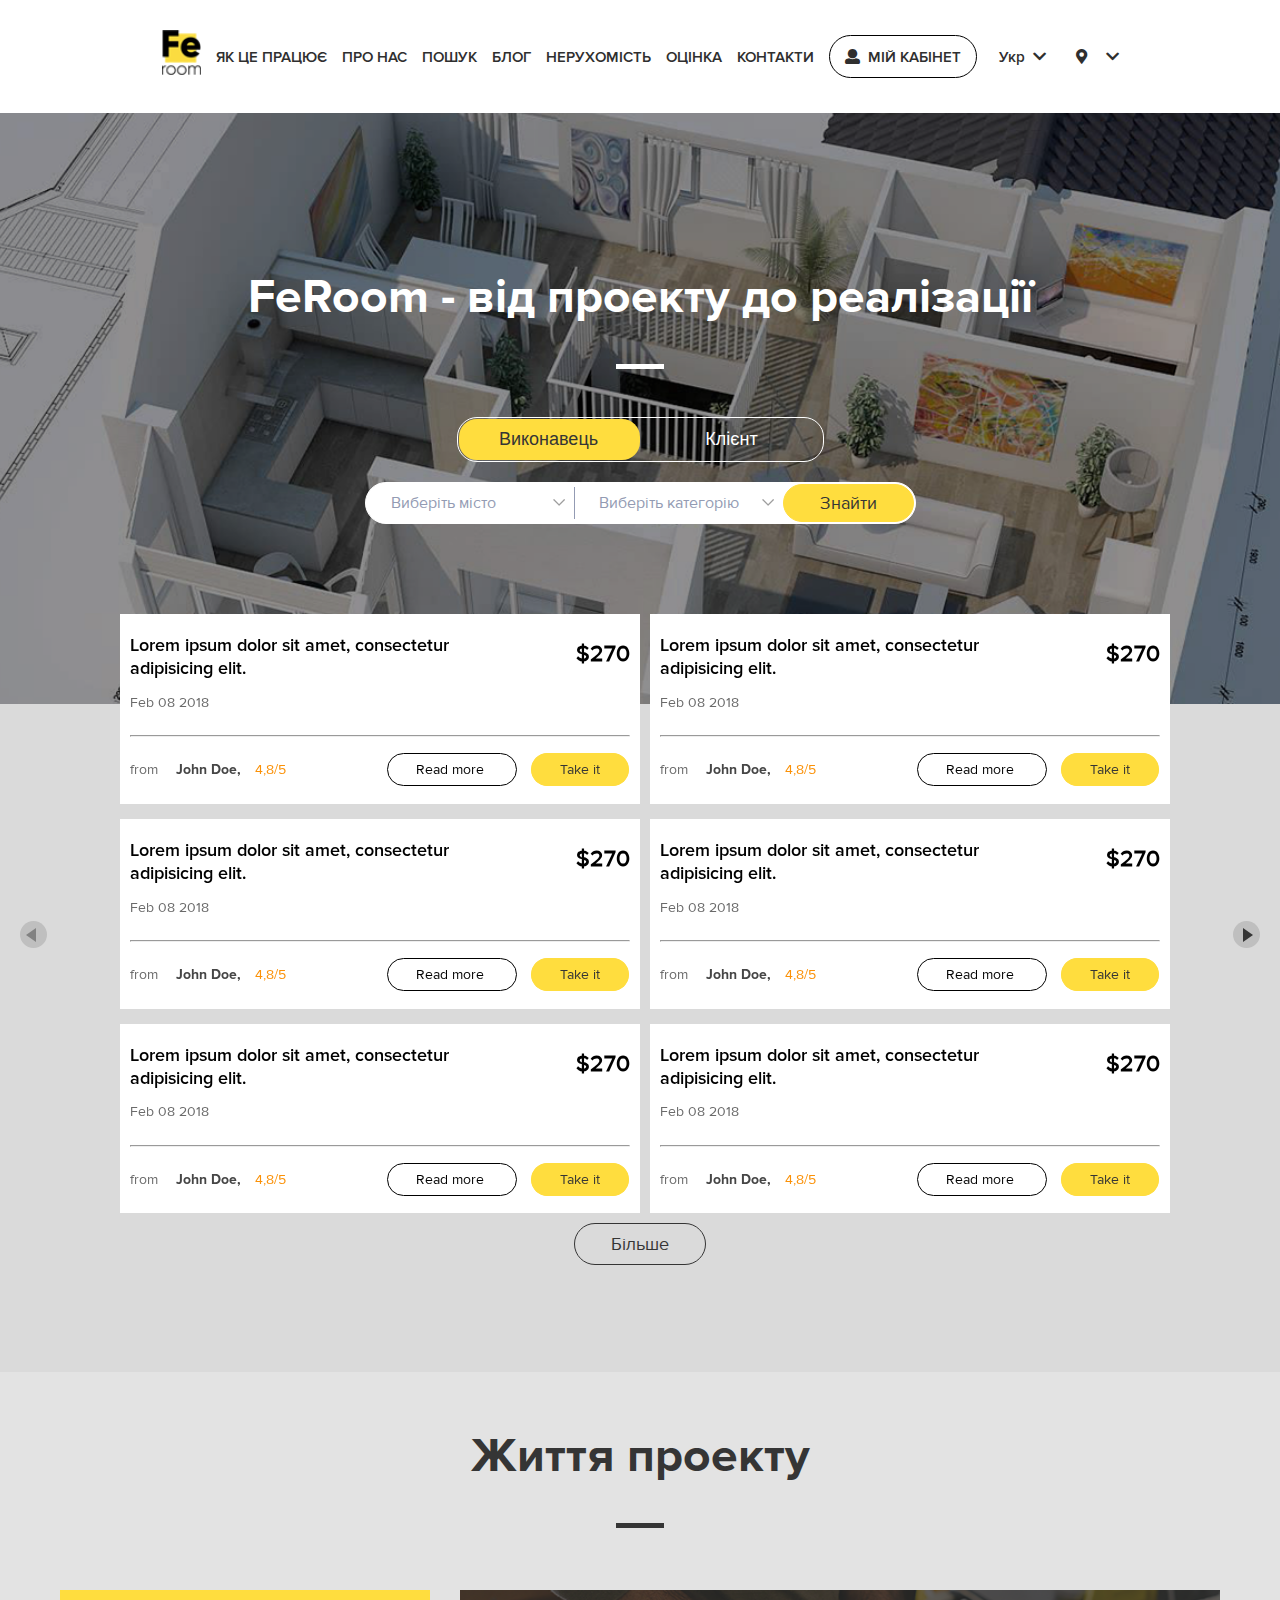
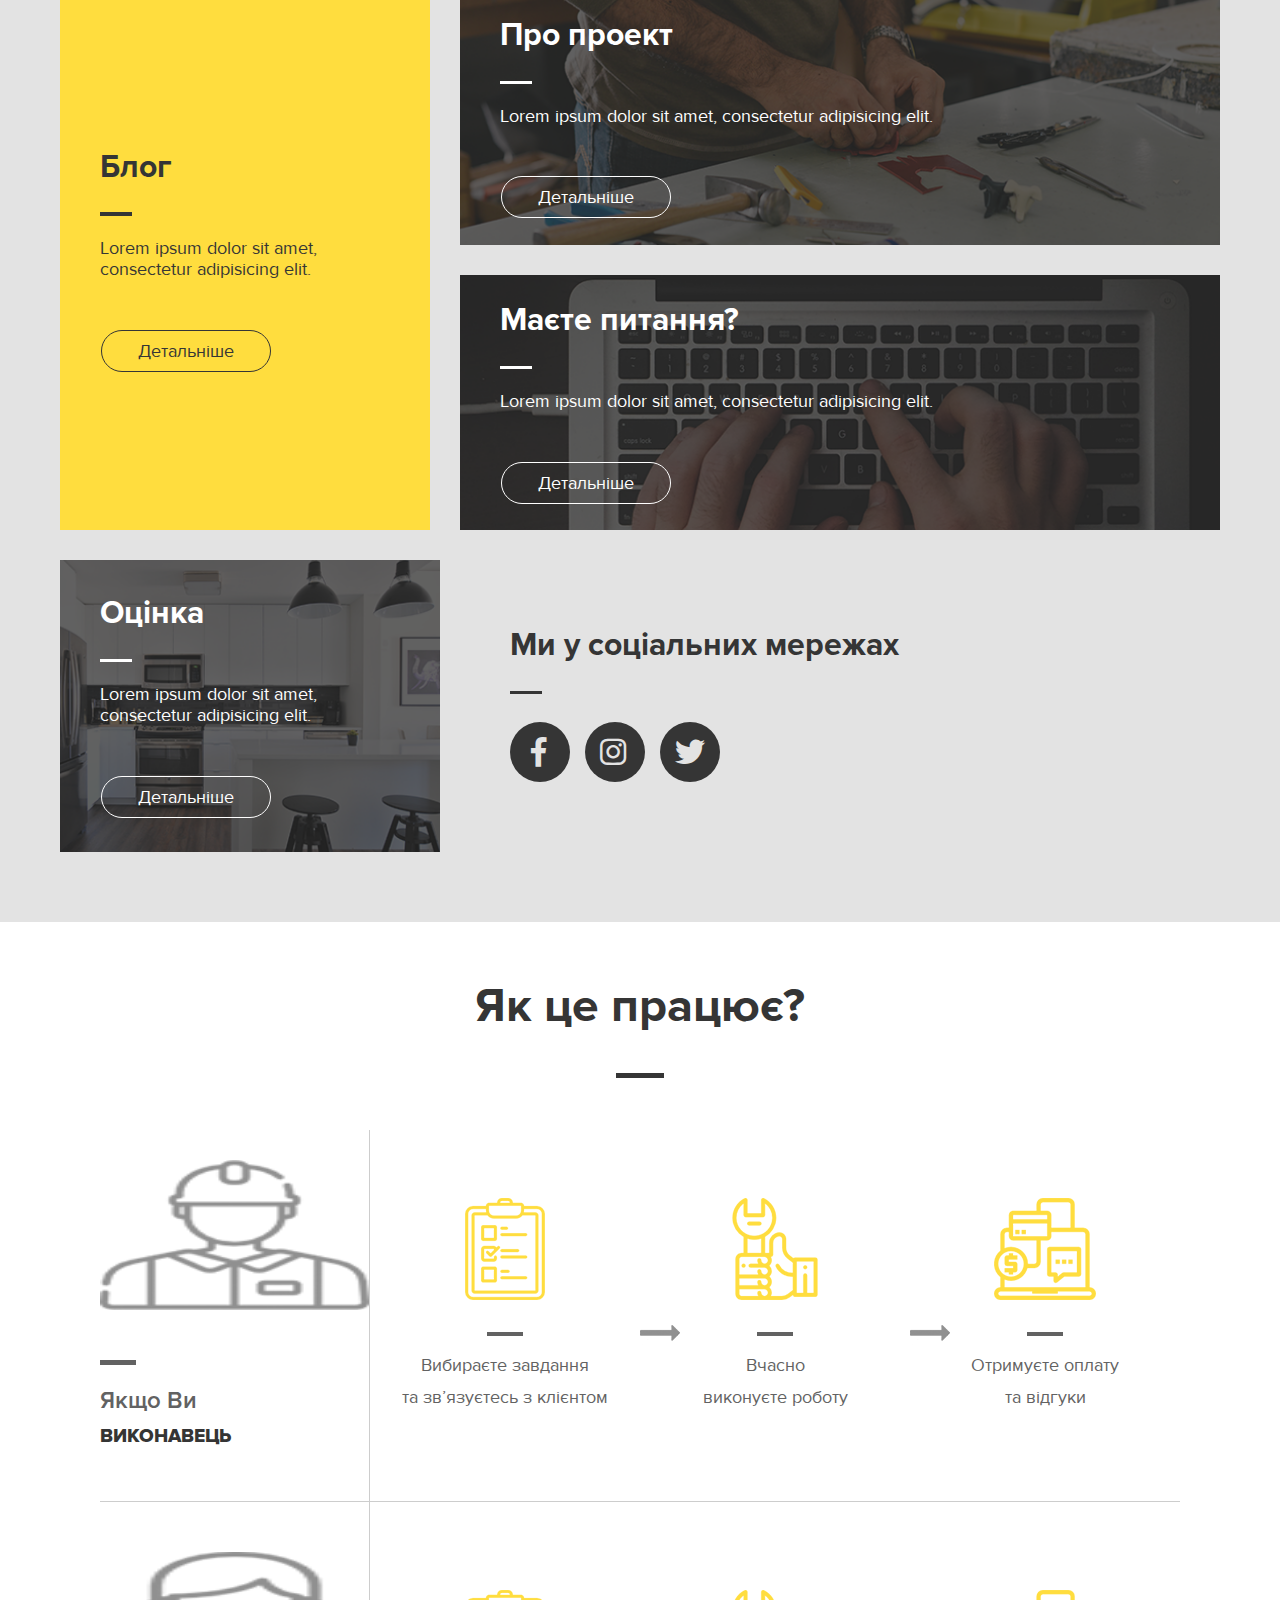
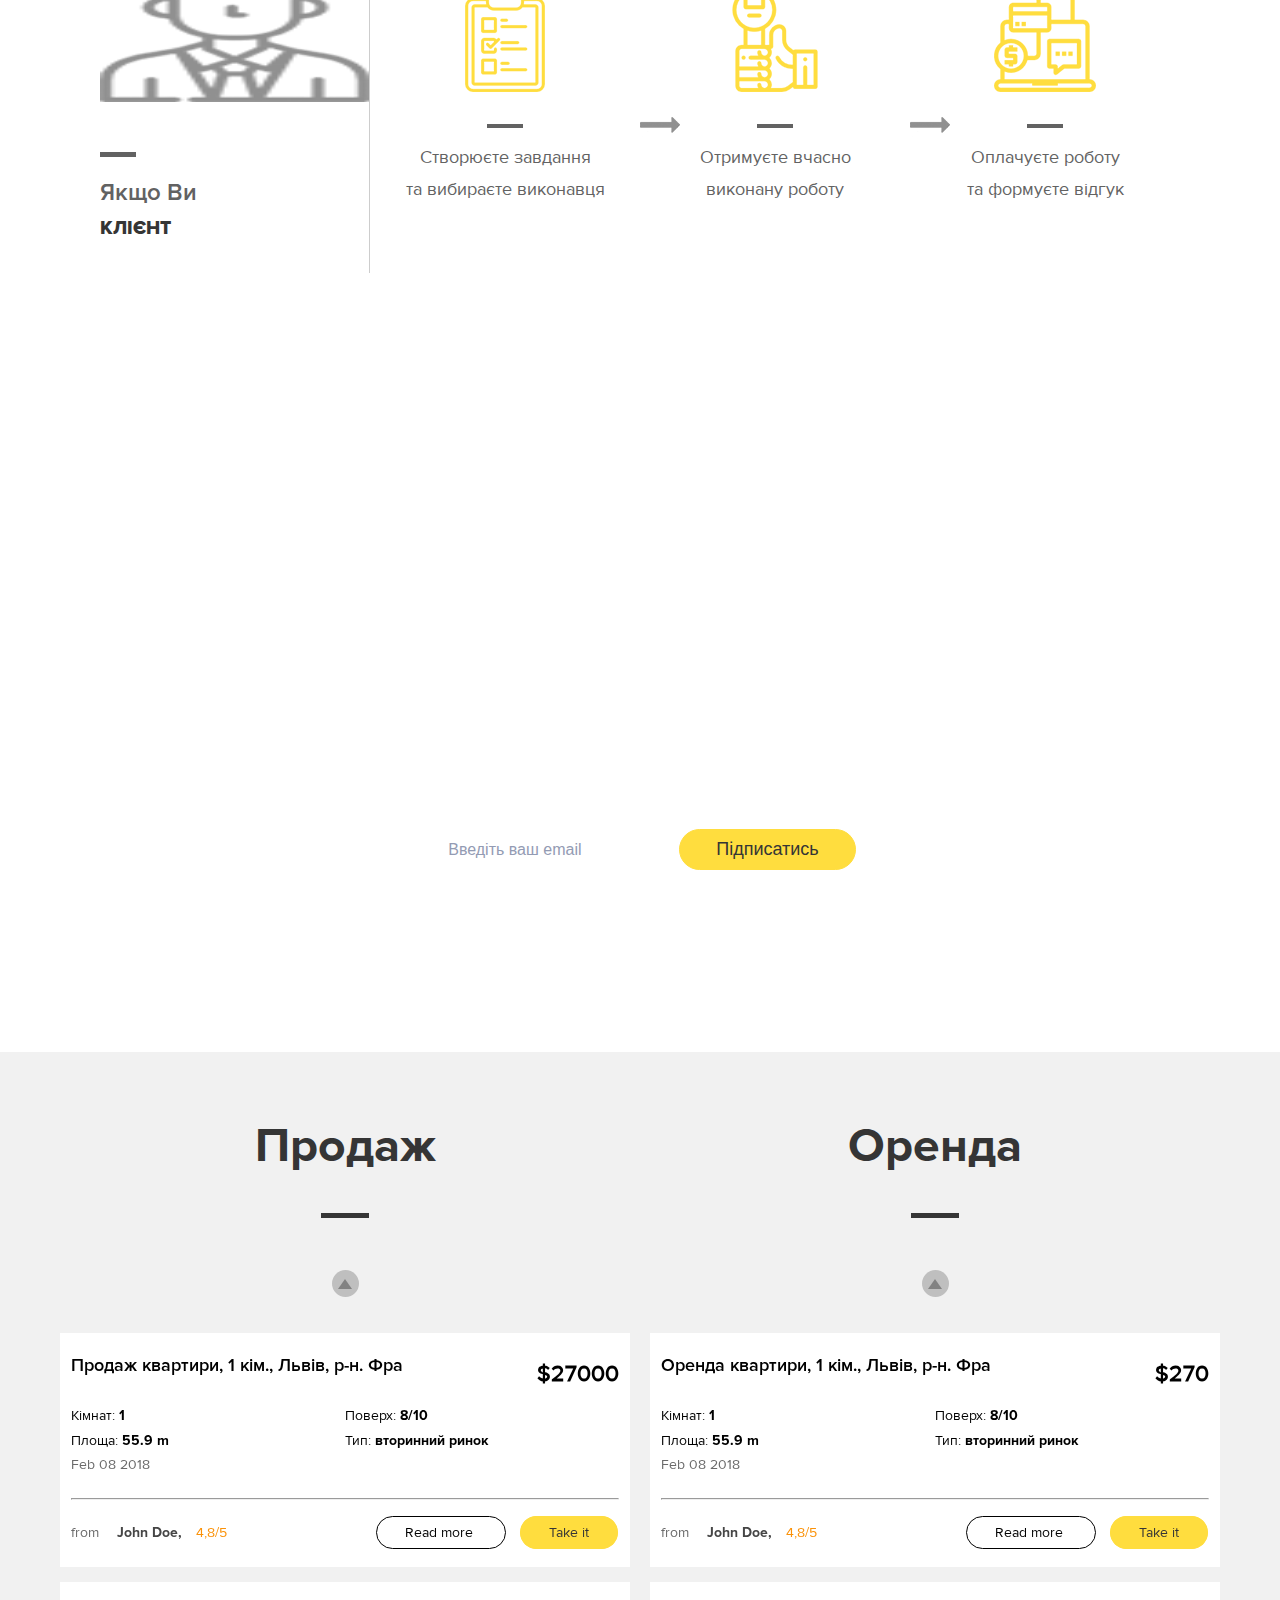
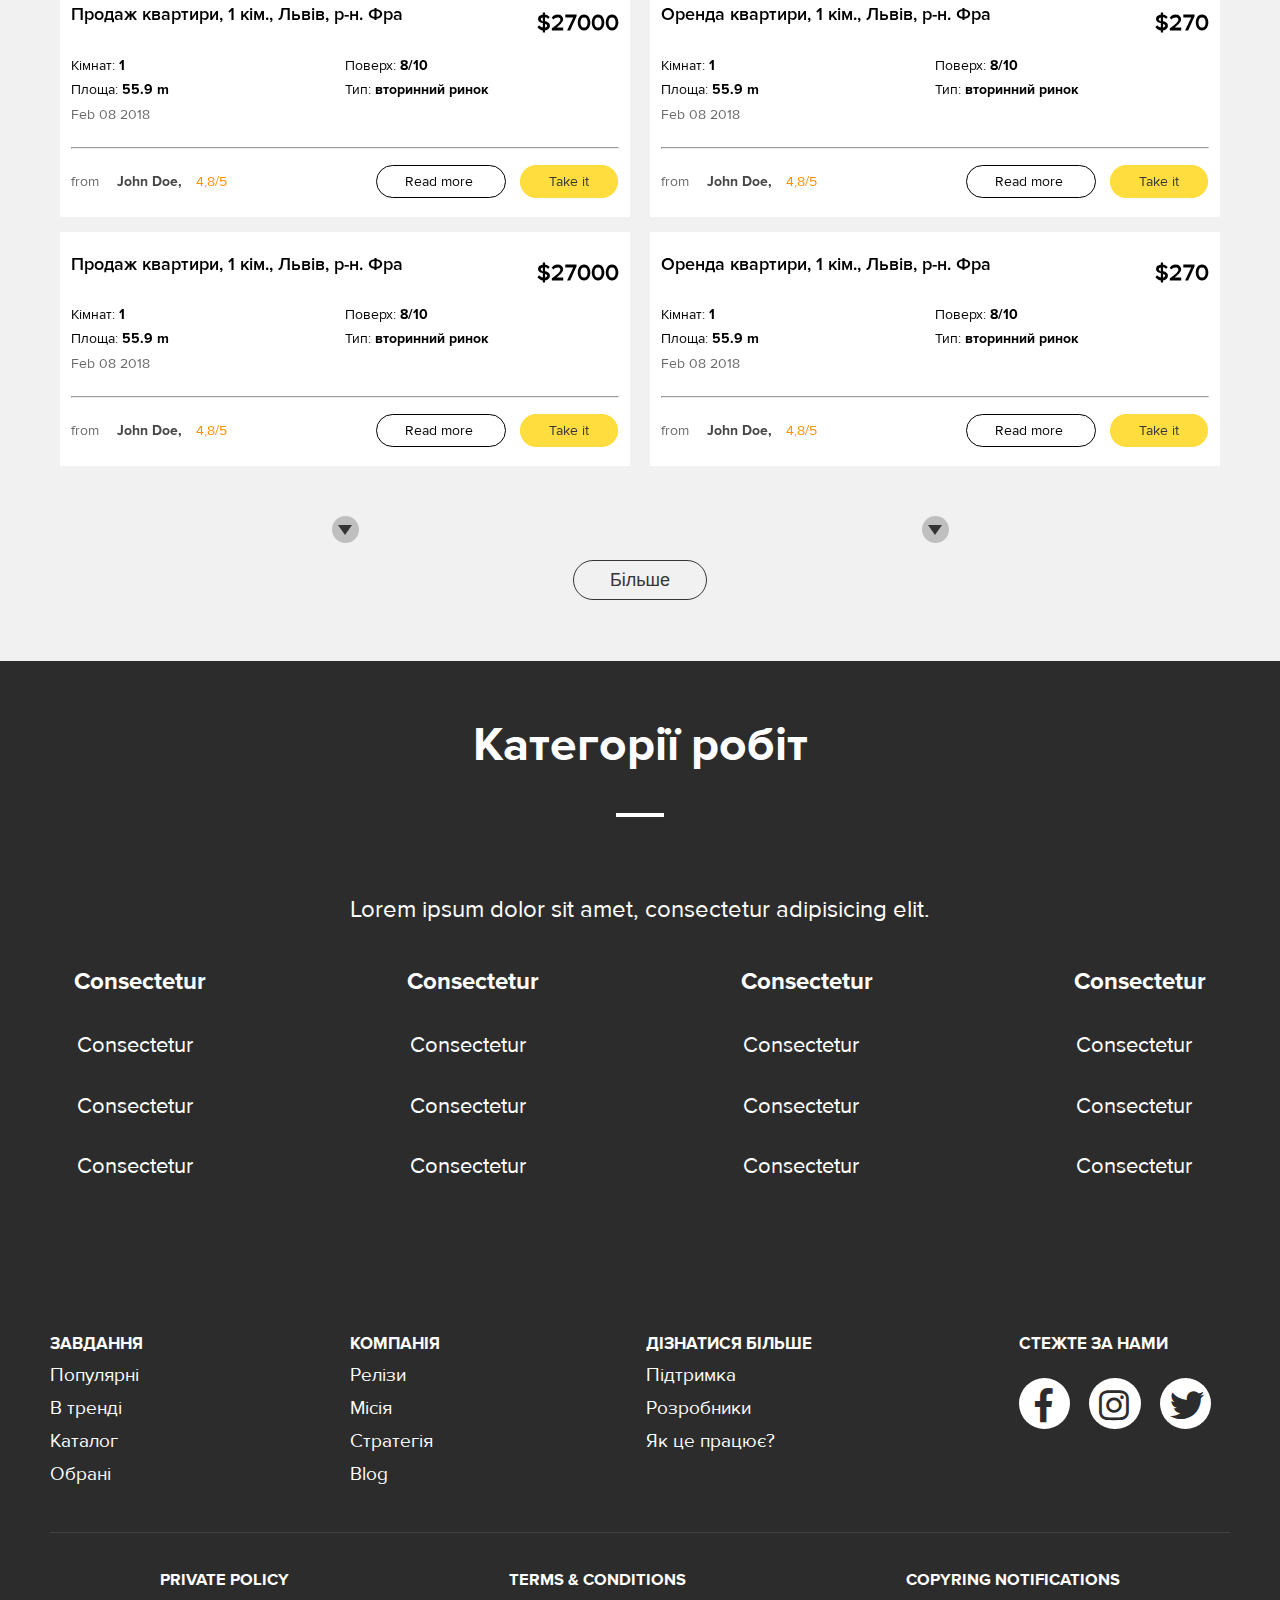
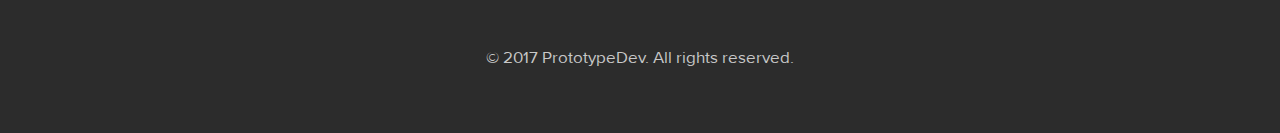
<file: index.html>
<!DOCTYPE html>
<html lang="ru">

<head>

	<meta charset="utf-8">

	<title>FeRoom</title>
	<meta name="description" content="">

	<meta name="viewport" content="width=device-width, initial-scale=1, maximum-scale=1">
	<link rel="shortcut icon" href="img/favicon.ico" type="image/x-icon">
	<link rel="stylesheet" href="css/libs.min.css">
	<link rel="stylesheet" href="css/styles.min.css">


</head>

<body>
	<header class="main-header">
		<div class="menu_desktop">
			<nav class="header-content">
				<div class="logo">
					<a href="index.html"><img src="images/logo.png" alt=""></a>
				</div>
				<ul class="main-menu">
					<li><a href="#how_to_work">як це працює</a></li>
					<li><a href="#">про нас</a></li>
					<li><a href="#search">пошук</a></li>
					<li><a href="blog_page.html">блог</a></li>
					<li><a href="#sale_rent">нерухомість</a></li>
					<li><a href="#how_to_work">оцінка</a></li>
					<li><a href="#footer">контакти</a></li>
				</ul>
				<div class="user-room">
					<a href="#" class="room-link"><i class="fas fa-user"></i>Мій кабінет</a>
				</div>
				<div class="lang_location">
					<div class="lang">
						<select name="" id="" class="lang">
							<option value="ukr">Укр</option>
							<option value="eng">Eng</option>
							<option value="pol">Pol</option>
							<option value="deu">Deu</option>
						</select>
						<i class="fas fa-chevron-down"></i>
					</div>
					<div class="location">
						<i class="fas fa-map-marker-alt"></i>
						<i class="fas fa-chevron-down"></i>
						<div class="wrap_current_location">
							<i class="fas fa-map-marker-alt"></i>
							<span class="current_location">Івано-Франківська обл.</span>
							<span class="change_location">змінити</span>
						</div>
					</div>

					<!-- <select name="" id="" class="location">
						<option value="">Львів, Україна</option>
						<option value="">Івано-Франківськ, Україна</option>
					</select> -->
				</div>
			</nav>
		</div>
		<div class="menu_mobile">
			<div class="wrap_menu">
				<div class="logo">
					<img src="images/logo.png" alt="">
				</div>
				<div class="burg">
		            <a href="#">
		                <span class="bar top"></span>
		                <span class="bar middle"></span>
		                <span class="bar bottom"></span>
		            </a>
		        </div>
			</div>
			<nav class="header-content">
				<ul class="main-menu">
					<li><a href="#how_to_work">як це працює</a></li>
					<li><a href="#">про нас</a></li>
					<li><a href="#search">пошук</a></li>
					<li><a href="blog_page.html">блог</a></li>
					<li><a href="#sale_rent">нерухомість</a></li>
					<li><a href="#how_to_work">оцінка</a></li>
					<li><a href="#footer">контакти</a></li>
				</ul>
				<div class="user-room">
					<a href="#" class="room-link">Мій кабінет</a>
				</div>
				<div class="lang_location">
					<div class="lang">
						<select name="" id="" class="lang">
							<option value="ukr">Укр</option>
							<option value="eng">Eng</option>
							<option value="pol">Pol</option>
							<option value="deu">Deu</option>
						</select>
						<i class="fas fa-chevron-down"></i>
					</div>
					<div class="location">
						<select name="" id="" class="location">
							<option value="">Львів, Україна</option>
							<option value="">Івано-Франківськ, Україна</option>
						</select>
						<i class="fas fa-chevron-down"></i>
					</div>
					
				</div>
			</nav>
		</div>
	</header>
	
	<section class="banner" id="search">
		<div class="container">
			<h2 class="block_title">FeRoom - від проекту до реалізації</h2>
			<div class="buttons choose_type">
				<input type="checkbox">
				<div class="wrap_buttons">
					<button class="button">Виконавець</button>
					<button class="button">Клієнт</button>
				</div>
			</div>
			<form action="" class="search-content">
				<select name="" id="">
					<option value="">Виберіть місто</option>
				</select>
				<select name="" id="">
					<option value="">Виберіть категорію</option>
				</select>
				<a class="yellow_button button">Знайти</a>
			</form>
		</div>
	</section>

	<section class="offers">
		<div class="container">
			<div class="slider horizontal">
				<div class="wrap_block">
					<div class="block_item">
						<div class="block_descr">
							<div class="block_descr_title">Lorem ipsum dolor sit amet, consectetur adipisicing elit.</div>
							<div class="block_descr_price">$270</div>
						</div>
						<span class="block_date">Feb 08 2018</span>
						<hr>
						<div class="add_info">
							<div class="block_author">from <span class="block_author_name">John Doe,</span><span class="block_author_rating">4,8/5</span></div>
							<div class="buttons">
								<a class="read_more button">Read more</>
								<a class="yellow_button button">Take it</a>
							</div>
						</div>
					</div>
					<div class="block_item">
						<div class="block_descr">
							<div class="block_descr_title">Lorem ipsum dolor sit amet, consectetur adipisicing elit.</div>
							<div class="block_descr_price">$270</div>
						</div>
						<span class="block_date">Feb 08 2018</span>
						<hr>
						<div class="add_info">
							<div class="block_author">from <span class="block_author_name">John Doe,</span><span class="block_author_rating">4,8/5</span></div>
							<div class="buttons">
								<a class="read_more button">Read more</>
								<a class="yellow_button button">Take it</a>
							</div>
						</div>
					</div>
					<div class="block_item">
						<div class="block_descr">
							<div class="block_descr_title">Lorem ipsum dolor sit amet, consectetur adipisicing elit.</div>
							<div class="block_descr_price">$270</div>
						</div>
						<span class="block_date">Feb 08 2018</span>
						<hr>
						<div class="add_info">
							<div class="block_author">from <span class="block_author_name">John Doe,</span><span class="block_author_rating">4,8/5</span></div>
							<div class="buttons">
								<a class="read_more button">Read more</>
								<a class="yellow_button button">Take it</a>
							</div>
						</div>
					</div>
				</div>
				<div class="wrap_block">
					<div class="block_item">
						<div class="block_descr">
							<div class="block_descr_title">Lorem ipsum dolor sit amet, consectetur adipisicing elit.</div>
							<div class="block_descr_price">$270</div>
						</div>
						<span class="block_date">Feb 08 2018</span>
						<hr>
						<div class="add_info">
							<div class="block_author">from <span class="block_author_name">John Doe,</span><span class="block_author_rating">4,8/5</span></div>
							<div class="buttons">
								<a class="read_more button">Read more</>
								<a class="yellow_button button">Take it</a>
							</div>
						</div>
					</div>
					<div class="block_item">
						<div class="block_descr">
							<div class="block_descr_title">Lorem ipsum dolor sit amet, consectetur adipisicing elit.</div>
							<div class="block_descr_price">$270</div>
						</div>
						<span class="block_date">Feb 08 2018</span>
						<hr>
						<div class="add_info">
							<div class="block_author">from <span class="block_author_name">John Doe,</span><span class="block_author_rating">4,8/5</span></div>
							<div class="buttons">
								<a class="read_more button">Read more</>
								<a class="yellow_button button">Take it</a>
							</div>
						</div>
					</div>
					<div class="block_item">
						<div class="block_descr">
							<div class="block_descr_title">Lorem ipsum dolor sit amet, consectetur adipisicing elit.</div>
							<div class="block_descr_price">$270</div>
						</div>
						<span class="block_date">Feb 08 2018</span>
						<hr>
						<div class="add_info">
							<div class="block_author">from <span class="block_author_name">John Doe,</span><span class="block_author_rating">4,8/5</span></div>
							<div class="buttons">
								<a class="read_more button">Read more</>
								<a class="yellow_button button">Take it</a>
							</div>
						</div>
					</div>
				</div>
				<div class="wrap_block">
					<div class="block_item">
						<div class="block_descr">
							<div class="block_descr_title">Lorem ipsum dolor sit amet, consectetur adipisicing elit.</div>
							<div class="block_descr_price">$270</div>
						</div>
						<span class="block_date">Feb 08 2018</span>
						<hr>
						<div class="add_info">
							<div class="block_author">from <span class="block_author_name">John Doe,</span><span class="block_author_rating">4,8/5</span></div>
							<div class="buttons">
								<a class="read_more button">Read more</>
								<a class="yellow_button button">Take it</a>
							</div>
						</div>
					</div>
					<div class="block_item">
						<div class="block_descr">
							<div class="block_descr_title">Lorem ipsum dolor sit amet, consectetur adipisicing elit.</div>
							<div class="block_descr_price">$270</div>
						</div>
						<span class="block_date">Feb 08 2018</span>
						<hr>
						<div class="add_info">
							<div class="block_author">from <span class="block_author_name">John Doe,</span><span class="block_author_rating">4,8/5</span></div>
							<div class="buttons">
								<a class="read_more button">Read more</>
								<a class="yellow_button button">Take it</a>
							</div>
						</div>
					</div>
					<div class="block_item">
						<div class="block_descr">
							<div class="block_descr_title">Lorem ipsum dolor sit amet, consectetur adipisicing elit.</div>
							<div class="block_descr_price">$270</div>
						</div>
						<span class="block_date">Feb 08 2018</span>
						<hr>
						<div class="add_info">
							<div class="block_author">from <span class="block_author_name">John Doe,</span><span class="block_author_rating">4,8/5</span></div>
							<div class="buttons">
								<a class="read_more button">Read more</>
								<a class="yellow_button button">Take it</a>
							</div>
						</div>
					</div>
				</div>
				<div class="wrap_block">
					<div class="block_item">
						<div class="block_descr">
							<div class="block_descr_title">Lorem ipsum dolor sit amet, consectetur adipisicing elit.</div>
							<div class="block_descr_price">$270</div>
						</div>
						<span class="block_date">Feb 08 2018</span>
						<hr>
						<div class="add_info">
							<div class="block_author">from <span class="block_author_name">John Doe,</span><span class="block_author_rating">4,8/5</span></div>
							<div class="buttons">
								<a class="read_more button">Read more</>
								<a class="yellow_button button">Take it</a>
							</div>
						</div>
					</div>
					<div class="block_item">
						<div class="block_descr">
							<div class="block_descr_title">Lorem ipsum dolor sit amet, consectetur adipisicing elit.</div>
							<div class="block_descr_price">$270</div>
						</div>
						<span class="block_date">Feb 08 2018</span>
						<hr>
						<div class="add_info">
							<div class="block_author">from <span class="block_author_name">John Doe,</span><span class="block_author_rating">4,8/5</span></div>
							<div class="buttons">
								<a class="read_more button">Read more</>
								<a class="yellow_button button">Take it</a>
							</div>
						</div>
					</div>
					<div class="block_item">
						<div class="block_descr">
							<div class="block_descr_title">Lorem ipsum dolor sit amet, consectetur adipisicing elit.</div>
							<div class="block_descr_price">$270</div>
						</div>
						<span class="block_date">Feb 08 2018</span>
						<hr>
						<div class="add_info">
							<div class="block_author">from <span class="block_author_name">John Doe,</span><span class="block_author_rating">4,8/5</span></div>
							<div class="buttons">
								<a class="read_more button">Read more</>
								<a class="yellow_button button">Take it</a>
							</div>
						</div>
					</div>
				</div>
			</div>
			<div class="buttons">
				<a class="show_more button">Більше</a>
			</div>
		</div>
	</section>

	<section class="about_project" id="blog">
		<div class="container">
			<h2 class="block_title">Життя проекту</h2>
			<div class="wrap_history">
				<div class="history_item blog">
					<h3 class="block_title">Блог</h3>
					<span class="short_description">Lorem ipsum dolor sit amet, consectetur adipisicing elit.</span>
					<div class="buttons"><a class="read_more button">Детальніше</a></div>
				</div>
				<div class="history_item about">
					<h3 class="block_title">Про проект</h3>
					<span class="short_description">Lorem ipsum dolor sit amet, consectetur adipisicing elit.</span>
					<div class="buttons"><a class="read_more button">Детальніше</a></div>
				</div>
				<div class="history_item question">
					<h3 class="block_title">Маєте питання?</h3>
					<span class="short_description">Lorem ipsum dolor sit amet, consectetur adipisicing elit.</span>
					<div class="buttons"><a class="read_more button">Детальніше</a></div>
				</div>
				<div class="history_item rating">
					<h3 class="block_title">Оцінка</h3>
					<span class="short_description">Lorem ipsum dolor sit amet, consectetur adipisicing elit.</span>
					<div class="buttons"><a class="read_more button">Детальніше</a></div>
				</div>
				<div class="our_links">
					<h3 class="block_title">Ми у соціальних мережах</h3>
					<ul class="socials">
						<li><a href="#" class="fb"><i class="fab fa-facebook-f"></i></a></li>
						<li><a href="#" class="inst"><i class="fab fa-instagram"></i></a></li>
						<li><a href="#" class="tw"><i class="fab fa-twitter"></i></a></li>
					</ul>
				</div>
			</div>
		</div>
	</section>

	<section class="how_to_work" id="how_to_work">
		<div class="container">
			<h2 class="block_title">Як це працює?</h2>
			<div class="wrap_section">
				<div class="executant">
					<div class="act_item">
						<img src="images/laborers.png" alt="">
						<span class="main_title">Якщо Ви<br><span class="bold">виконавець</span></span>
					</div>
					<div class="act_item">
						<img src="images/test.png" alt="">
						<span>Вибираєте завдання<br>
						та зв’язуєтесь з клієнтом</span>
					</div>
					<div class="act_item">
						<img src="images/wrench.png" alt="">
						<span>Вчасно<br>
						виконуєте роботу</span>
					</div>
					<div class="act_item">
						<img src="images/payment-method.png" alt="">
						<span>Отримуєте оплату<br>
						та відгуки</span>
					</div>
				</div>
				<div class="client">
					<div class="act_item">
						<img src="images/man.png" alt="">
						<span class="main_title">Якщо Ви<br><span class="bold">клієнт</span></span>
					</div>
					<div class="act_item">
						<img src="images/test.png" alt="">
						<span>Створюєте завдання<br>
						та вибираєте виконавця</span>
					</div>
					<div class="act_item">
						<img src="images/wrench.png" alt="">
						<span>Отримуєте вчасно<br>
						виконану роботу</span>
					</div>
					<div class="act_item">
						<img src="images/payment-method.png" alt="">
						<span>Оплачуєте роботу<br>
						та формуєте відгук</span>
					</div>
				</div>
			</div>
		</div>
	</section>
	
	<section class="subscription">
		<div class="container">
			<h2 class="block_title">Підпишіться, щоб стежити за оновленнями</h2>
			<span>Lorem ipsum dolor sit amet, consectetur adipisicing elit.</span>
			<form action="" class="subscribe">
				<input type="email" placeholder="Введіть ваш email">
				<button class="yellow_button button">Підписатись</button>
			</form>
		</div>
	</section>

	<section class="sale_rent" id="sale_rent">
		<div class="container">
			<div class="wrap_section">
				<div class="sale">
					<h2 class="block_title">Продаж</h2>
					<div class="slider vertical">
						<div class="block_item">
							<div class="block_descr">
								<div class="block_descr_title">Продаж квартири, 1 кім., Львів, р-н. Фра</div>
								<div class="block_descr_price">$27000</div>
							</div>
							<div class="block_descr_detals">
								<div class="detals_item">Кімнат: <span class="value">1</:span></div>
								<div class="detals_item">Поверх: <span class="value">8/10</span></div>
								<div class="detals_item">Площа: <span class="value">55.9 m</span></div>
								<div class="detals_item">Тип: <span class="value">вторинний ринок</span></div>
							</div>
							<span class="block_date">Feb 08 2018</span>
							<hr>
							<div class="add_info">
								<div class="block_author">from <span class="block_author_name">John Doe,</span><span class="block_author_rating">4,8/5</span></div>
								<div class="buttons">
									<a class="read_more button">Read more</>
									<a class="yellow_button button">Take it</a>
								</div>
							</div>
						</div>
						<div class="block_item">
							<div class="block_descr">
								<div class="block_descr_title">Продаж квартири, 1 кім., Львів, р-н. Фра</div>
								<div class="block_descr_price">$27000</div>
							</div>
							<div class="block_descr_detals">
								<div class="detals_item">Кімнат: <span class="value">1</:span></div>
								<div class="detals_item">Поверх: <span class="value">8/10</span></div>
								<div class="detals_item">Площа: <span class="value">55.9 m</span></div>
								<div class="detals_item">Тип: <span class="value">вторинний ринок</span></div>
							</div>
							<span class="block_date">Feb 08 2018</span>
							<hr>
							<div class="add_info">
								<div class="block_author">from <span class="block_author_name">John Doe,</span><span class="block_author_rating">4,8/5</span></div>
								<div class="buttons">
									<a class="read_more button">Read more</>
									<a class="yellow_button button">Take it</a>
								</div>
							</div>
						</div>
						<div class="block_item">
							<div class="block_descr">
								<div class="block_descr_title">Продаж квартири, 1 кім., Львів, р-н. Фра</div>
								<div class="block_descr_price">$27000</div>
							</div>
							<div class="block_descr_detals">
								<div class="detals_item">Кімнат: <span class="value">1</:span></div>
								<div class="detals_item">Поверх: <span class="value">8/10</span></div>
								<div class="detals_item">Площа: <span class="value">55.9 m</span></div>
								<div class="detals_item">Тип: <span class="value">вторинний ринок</span></div>
							</div>
							<span class="block_date">Feb 08 2018</span>
							<hr>
							<div class="add_info">
								<div class="block_author">from <span class="block_author_name">John Doe,</span><span class="block_author_rating">4,8/5</span></div>
								<div class="buttons">
									<a class="read_more button">Read more</>
									<a class="yellow_button button">Take it</a>
								</div>
							</div>
						</div>
						<div class="block_item">
							<div class="block_descr">
								<div class="block_descr_title">Продаж квартир, 1 кім., Львів, р-н. Фра</div>
								<div class="block_descr_price">$27000</div>
							</div>
							<div class="block_descr_detals">
								<div class="detals_item">Кімнат: <span class="value">1</:span></div>
								<div class="detals_item">Поверх: <span class="value">8/10</span></div>
								<div class="detals_item">Площа: <span class="value">55.9 m</span></div>
								<div class="detals_item">Тип: <span class="value">вторинний ринок</span></div>
							</div>
							<span class="block_date">Feb 08 2018</span>
							<hr>
							<div class="add_info">
								<div class="block_author">from <span class="block_author_name">John Doe,</span><span class="block_author_rating">4,8/5</span></div>
								<div class="buttons">
									<a class="read_more button">Read more</>
									<a class="yellow_button button">Take it</a>
								</div>
							</div>
						</div>
						<div class="block_item">
							<div class="block_descr">
								<div class="block_descr_title">Продаж квартир, 1 кім., Львів, р-н. Фра</div>
								<div class="block_descr_price">$27000</div>
							</div>
							<div class="block_descr_detals">
								<div class="detals_item">Кімнат: <span class="value">1</:span></div>
								<div class="detals_item">Поверх: <span class="value">8/10</span></div>
								<div class="detals_item">Площа: <span class="value">55.9 m</span></div>
								<div class="detals_item">Тип: <span class="value">вторинний ринок</span></div>
							</div>
							<span class="block_date">Feb 08 2018</span>
							<hr>
							<div class="add_info">
								<div class="block_author">from <span class="block_author_name">John Doe,</span><span class="block_author_rating">4,8/5</span></div>
								<div class="buttons">
									<a class="read_more button">Read more</>
									<a class="yellow_button button">Take it</a>
								</div>
							</div>
						</div>
						<div class="block_item">
							<div class="block_descr">
								<div class="block_descr_title">Продаж квартир, 1 кім., Львів, р-н. Фра</div>
								<div class="block_descr_price">$27000</div>
							</div>
							<div class="block_descr_detals">
								<div class="detals_item">Кімнат: <span class="value">1</:span></div>
								<div class="detals_item">Поверх: <span class="value">8/10</span></div>
								<div class="detals_item">Площа: <span class="value">55.9 m</span></div>
								<div class="detals_item">Тип: <span class="value">вторинний ринок</span></div>
							</div>
							<span class="block_date">Feb 08 2018</span>
							<hr>
							<div class="add_info">
								<div class="block_author">from <span class="block_author_name">John Doe,</span><span class="offer_author_rating">4,8/5</span></div>
								<div class="buttons">
									<a class="read_more button">Read more</>
									<a class="yellow_button button">Take it</a>
								</div>
							</div>
						</div>
					</div>
				</div>
				<div class="rent">
					<h2 class="block_title">Оренда</h2>
					<div class="slider vertical">
						<div class="block_item">
							<div class="block_descr">
								<div class="block_descr_title">Оренда квартири, 1 кім., Львів, р-н. Фра</div>
								<div class="block_descr_price">$270</div>
							</div>
							<div class="block_descr_detals">
								<div class="detals_item">Кімнат: <span class="value">1</:span></div>
								<div class="detals_item">Поверх: <span class="value">8/10</span></div>
								<div class="detals_item">Площа: <span class="value">55.9 m</span></div>
								<div class="detals_item">Тип: <span class="value">вторинний ринок</span></div>
							</div>
							<span class="block_date">Feb 08 2018</span>
							<hr>
							<div class="add_info">
								<div class="block_author">from <span class="block_author_name">John Doe,</span><span class="block_author_rating">4,8/5</span></div>
								<div class="buttons">
									<a class="read_more button">Read more</>
									<a class="yellow_button button">Take it</a>
								</div>
							</div>
						</div>
						<div class="block_item">
							<div class="block_descr">
								<div class="block_descr_title">Оренда квартири, 1 кім., Львів, р-н. Фра</div>
								<div class="block_descr_price">$270</div>
							</div>
							<div class="block_descr_detals">
								<div class="detals_item">Кімнат: <span class="value">1</:span></div>
								<div class="detals_item">Поверх: <span class="value">8/10</span></div>
								<div class="detals_item">Площа: <span class="value">55.9 m</span></div>
								<div class="detals_item">Тип: <span class="value">вторинний ринок</span></div>
							</div>
							<span class="block_date">Feb 08 2018</span>
							<hr>
							<div class="add_info">
								<div class="block_author">from <span class="block_author_name">John Doe,</span><span class="block_author_rating">4,8/5</span></div>
								<div class="buttons">
									<a class="read_more button">Read more</>
									<a class="yellow_button button">Take it</a>
								</div>
							</div>
						</div>
						<div class="block_item">
							<div class="block_descr">
								<div class="block_descr_title">Оренда квартири, 1 кім., Львів, р-н. Фра</div>
								<div class="block_descr_price">$270</div>
							</div>
							<div class="block_descr_detals">
								<div class="detals_item">Кімнат: <span class="value">1</:span></div>
								<div class="detals_item">Поверх: <span class="value">8/10</span></div>
								<div class="detals_item">Площа: <span class="value">55.9 m</span></div>
								<div class="detals_item">Тип: <span class="value">вторинний ринок</span></div>
							</div>
							<span class="block_date">Feb 08 2018</span>
							<hr>
							<div class="add_info">
								<div class="block_author">from <span class="block_author_name">John Doe,</span><span class="block_author_rating">4,8/5</span></div>
								<div class="buttons">
									<a class="read_more button">Read more</>
									<a class="yellow_button button">Take it</a>
								</div>
							</div>
						</div>
						<div class="block_item">
							<div class="block_descr">
								<div class="block_descr_title">Оренда квартири, 1 кім., Львів, р-н. Фра</div>
								<div class="block_descr_price">$270</div>
							</div>
							<div class="block_descr_detals">
								<div class="detals_item">Кімнат: <span class="value">1</:span></div>
								<div class="detals_item">Поверх: <span class="value">8/10</span></div>
								<div class="detals_item">Площа: <span class="value">55.9 m</span></div>
								<div class="detals_item">Тип: <span class="value">вторинний ринок</span></div>
							</div>
							<span class="block_date">Feb 08 2018</span>
							<hr>
							<div class="add_info">
								<div class="block_author">from <span class="block_author_name">John Doe,</span><span class="block_author_rating">4,8/5</span></div>
								<div class="buttons">
									<a class="read_more button">Read more</>
									<a class="yellow_button button">Take it</a>
								</div>
							</div>
						</div>
						<div class="block_item">
							<div class="block_descr">
								<div class="block_descr_title">Оренда квартири, 1 кім., Львів, р-н. Фра</div>
								<div class="block_descr_price">$270</div>
							</div>
							<div class="block_descr_detals">
								<div class="detals_item">Кімнат: <span class="value">1</:span></div>
								<div class="detals_item">Поверх: <span class="value">8/10</span></div>
								<div class="detals_item">Площа: <span class="value">55.9 m</span></div>
								<div class="detals_item">Тип: <span class="value">вторинний ринок</span></div>
							</div>
							<span class="block_date">Feb 08 2018</span>
							<hr>
							<div class="add_info">
								<div class="block_author">from <span class="block_author_name">John Doe,</span><span class="block_author_rating">4,8/5</span></div>
								<div class="buttons">
									<a class="read_more button">Read more</>
									<a class="yellow_button button">Take it</a>
								</div>
							</div>
						</div>
						<div class="block_item">
							<div class="block_descr">
								<div class="block_descr_title">Оренда квартири, 1 кім., Львів, р-н. Фра</div>
								<div class="block_descr_price">$270</div>
							</div>
							<div class="block_descr_detals">
								<div class="detals_item">Кімнат: <span class="value">1</:span></div>
								<div class="detals_item">Поверх: <span class="value">8/10</span></div>
								<div class="detals_item">Площа: <span class="value">55.9 m</span></div>
								<div class="detals_item">Тип: <span class="value">вторинний ринок</span></div>
							</div>
							<span class="block_date">Feb 08 2018</span>
							<hr>
							<div class="add_info">
								<div class="block_author">from <span class="block_author_name">John Doe,</span><span class="block_author_rating">4,8/5</span></div>
								<div class="buttons">
									<a class="read_more button">Read more</>
									<a class="yellow_button button">Take it</a>
								</div>
							</div>
						</div>
					</div>
				</div>

			</div>
			<div class="buttons">
				<button class="show_more button">Більше</button>
			</div>
		</div>
	</section>

	<section class="type_of_works">
		<div class="container">
			<h2 class="block_title">Категорії робіт</h2>
			<span>Lorem ipsum dolor sit amet, consectetur adipisicing elit.</span>
			<div class="wrap_section">
				<div class="list_item">
					<h3>Consectetur</h3>
					<ul>
						<li>Consectetur</li>
						<li>Consectetur</li>
						<li>Consectetur</li>
					</ul>
				</div>
				<div class="list_item">
					<h3>Consectetur</h3>
					<ul>
						<li>Consectetur</li>
						<li>Consectetur</li>
						<li>Consectetur</li>
					</ul>
				</div>
				<div class="list_item">
					<h3>Consectetur</h3>
					<ul>
						<li>Consectetur</li>
						<li>Consectetur</li>
						<li>Consectetur</li>
					</ul>
				</div>
				<div class="list_item">
					<h3>Consectetur</h3>
					<ul>
						<li>Consectetur</li>
						<li>Consectetur</li>
						<li>Consectetur</li>
					</ul>
				</div>
			</div>
		</div>
	</section>

<!-- 	<section class="download_app">
		<div class="container">
			<h2 class="block_title">Завантажте наш додаток</h2>
			<span class="sort_descr">Lorem ipsum dolor sit amet, consectetur adipisicing elit. Explicabo quibusdam earum cumque aut cum ullam culpa id, veritatis, beatae esse voluptates.</span>
			<div class="type_apps">
				<a href="#" class="google_play"><span>Доступно в</span></a>
				<a href="#" class="app_store"><span>Доступно в</span></a>
			</div>
		</div>
	</section> -->

	<footer class="main-footer" id="footer">
		<div class="container">
			<div class="main_footer">
				<div class="wrap_section">
					<div class="list_item">
						<h3>Завдання</h3>
						<ul>
							<li><a href="#">Популярні</a></li>
							<li><a href="#">В тренді</a></li>
							<li><a href="#">Каталог</a></li>
							<li><a href="#">Обрані</a></li>
						</ul>
					</div>
					<div class="list_item">
						<h3>Компанія</h3>
						<ul>
							<li><a href="#">Релізи</a></li>
							<li><a href="#">Місія</a></li>
							<li><a href="#">Стратегія</a></li>
							<li><a href="#">Blog</a></li>
						</ul>
					</div>
					<div class="list_item">
						<h3>Дізнатися більше</h3>
						<ul>
							<li><a href="#">Підтримка</a></li>
							<li><a href="#">Розробники</a></li>
							<li><a href="#">Як це працює?</a></li>
						</ul>
					</div>
					<div class="list_item">
						<h3>Стежте за нами</h3>
						<ul class="socials">
							<li><a href="#" class="fb"><i class="fab fa-facebook-f"></i></a></li>
							<li><a href="#" class="inst"><i class="fab fa-instagram"></i></a></li>
							<li><a href="#" class="tw"><i class="fab fa-twitter"></i></a></li>
						</ul>
					</div>
				</div>
			</div>
			<div class="policy">
				<ul>
					<li><a href="#">private policy</a></li>
					<li><a href="#">terms & conditions</a></li>
					<li><a href="#">copyring notifications</a></li>
				</ul>
				<span>&#169; 2017 PrototypeDev. All rights reserved.</span>
			</div>
		</div>
	</footer>
	<script src="js/vendors/jquery-1.12.2.min.js"></script>
	<script src="js/vendors/custom-select.min.js"></script>
	<script src="js/vendors/jquery.steps.min.js"></script>
	<script src="js/vendors/slick.min.js"></script>
	<script src="js/script00.js"></script>
	<script>
		if (typeof require !== 'undefined') {
        var customSelect = require("custom-select").default;
        console.log(123)
	    }
	    const mySelects = customSelect("select");
	    console.log(mySelects);
	</script>
</body>
</html>
</file>
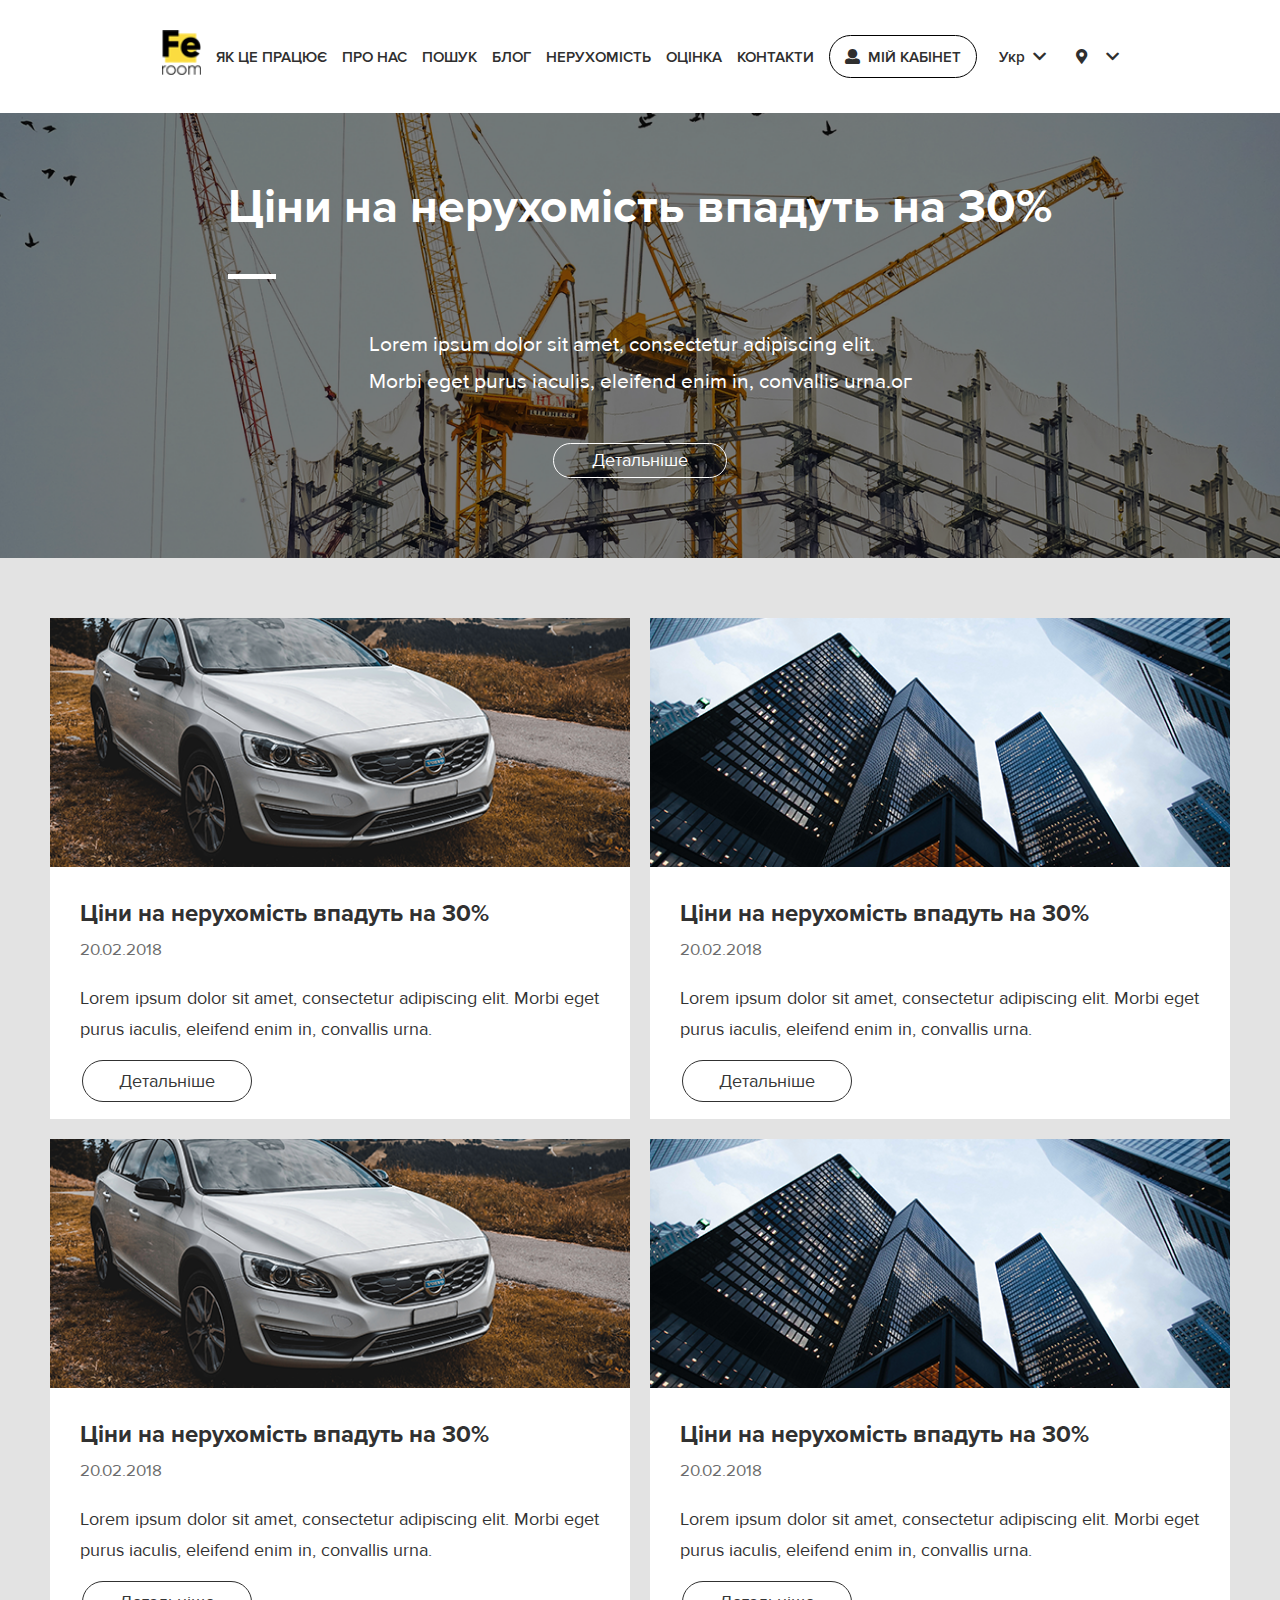
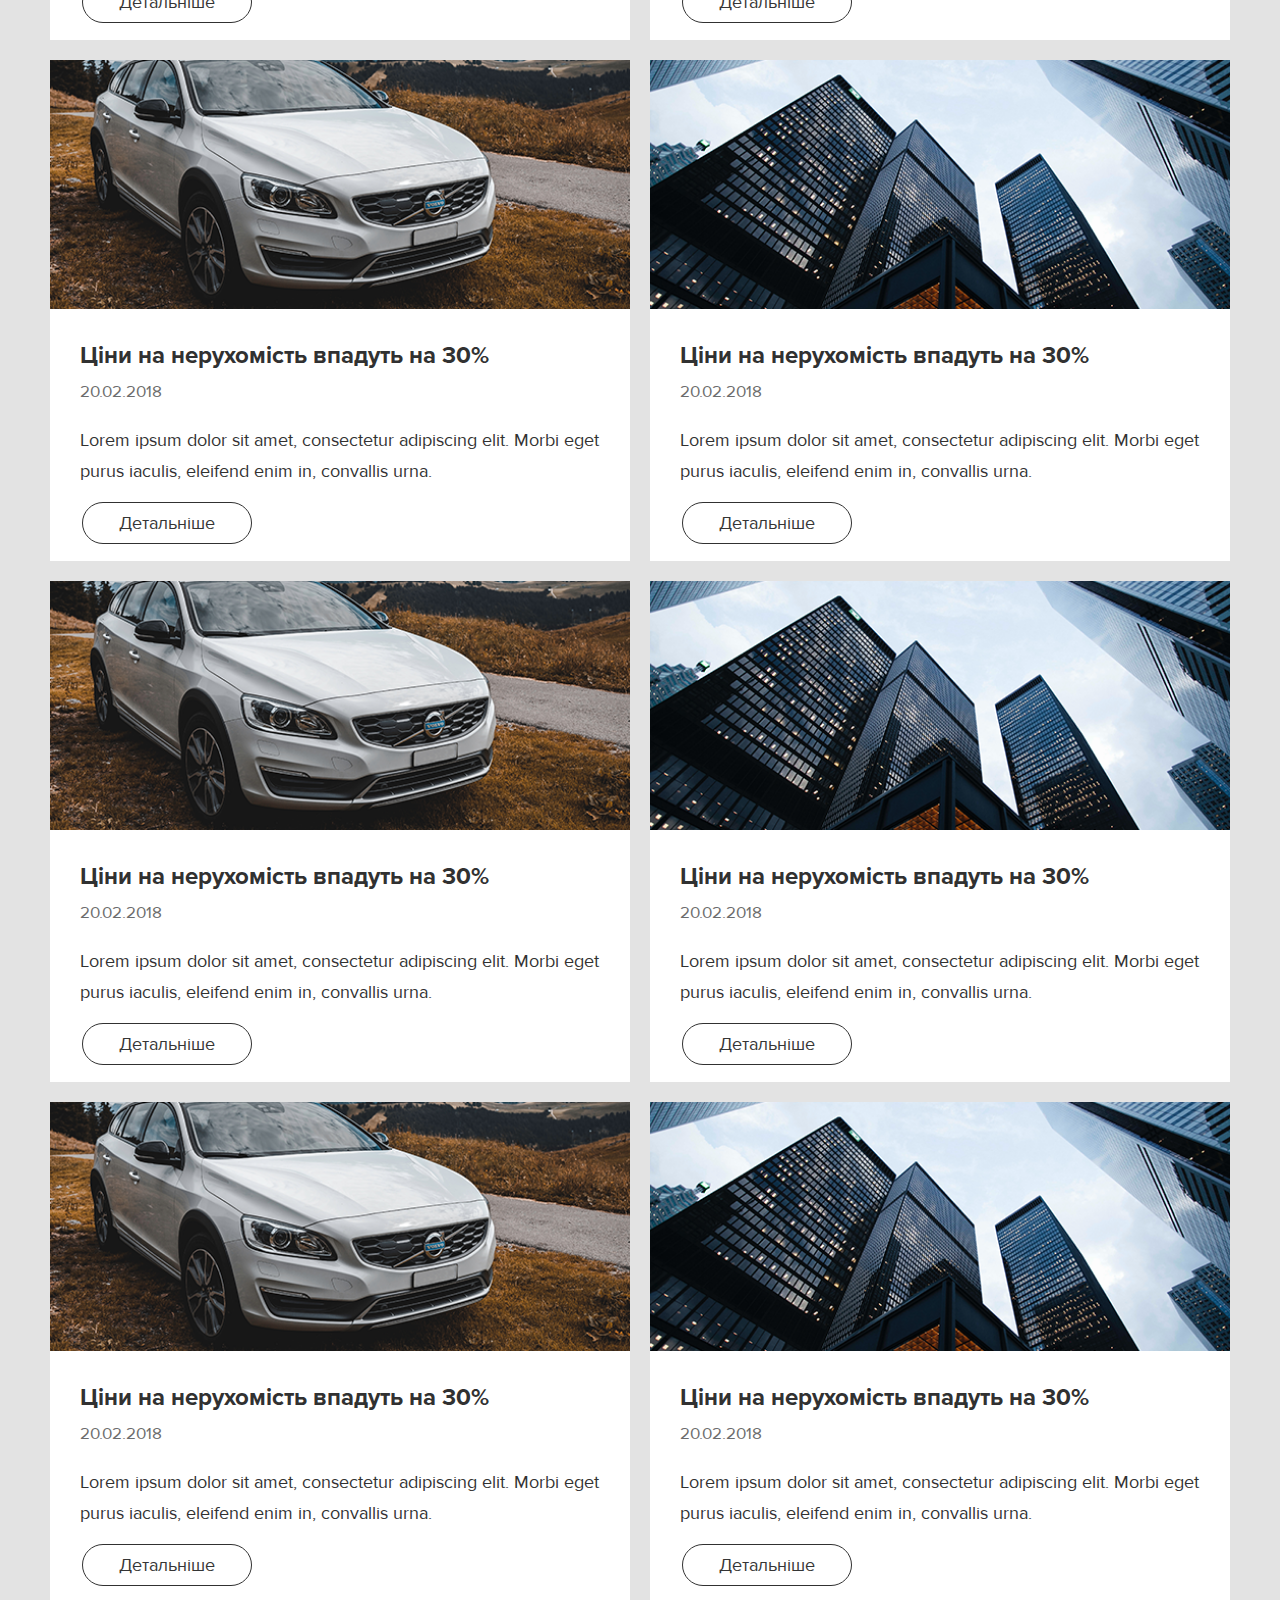
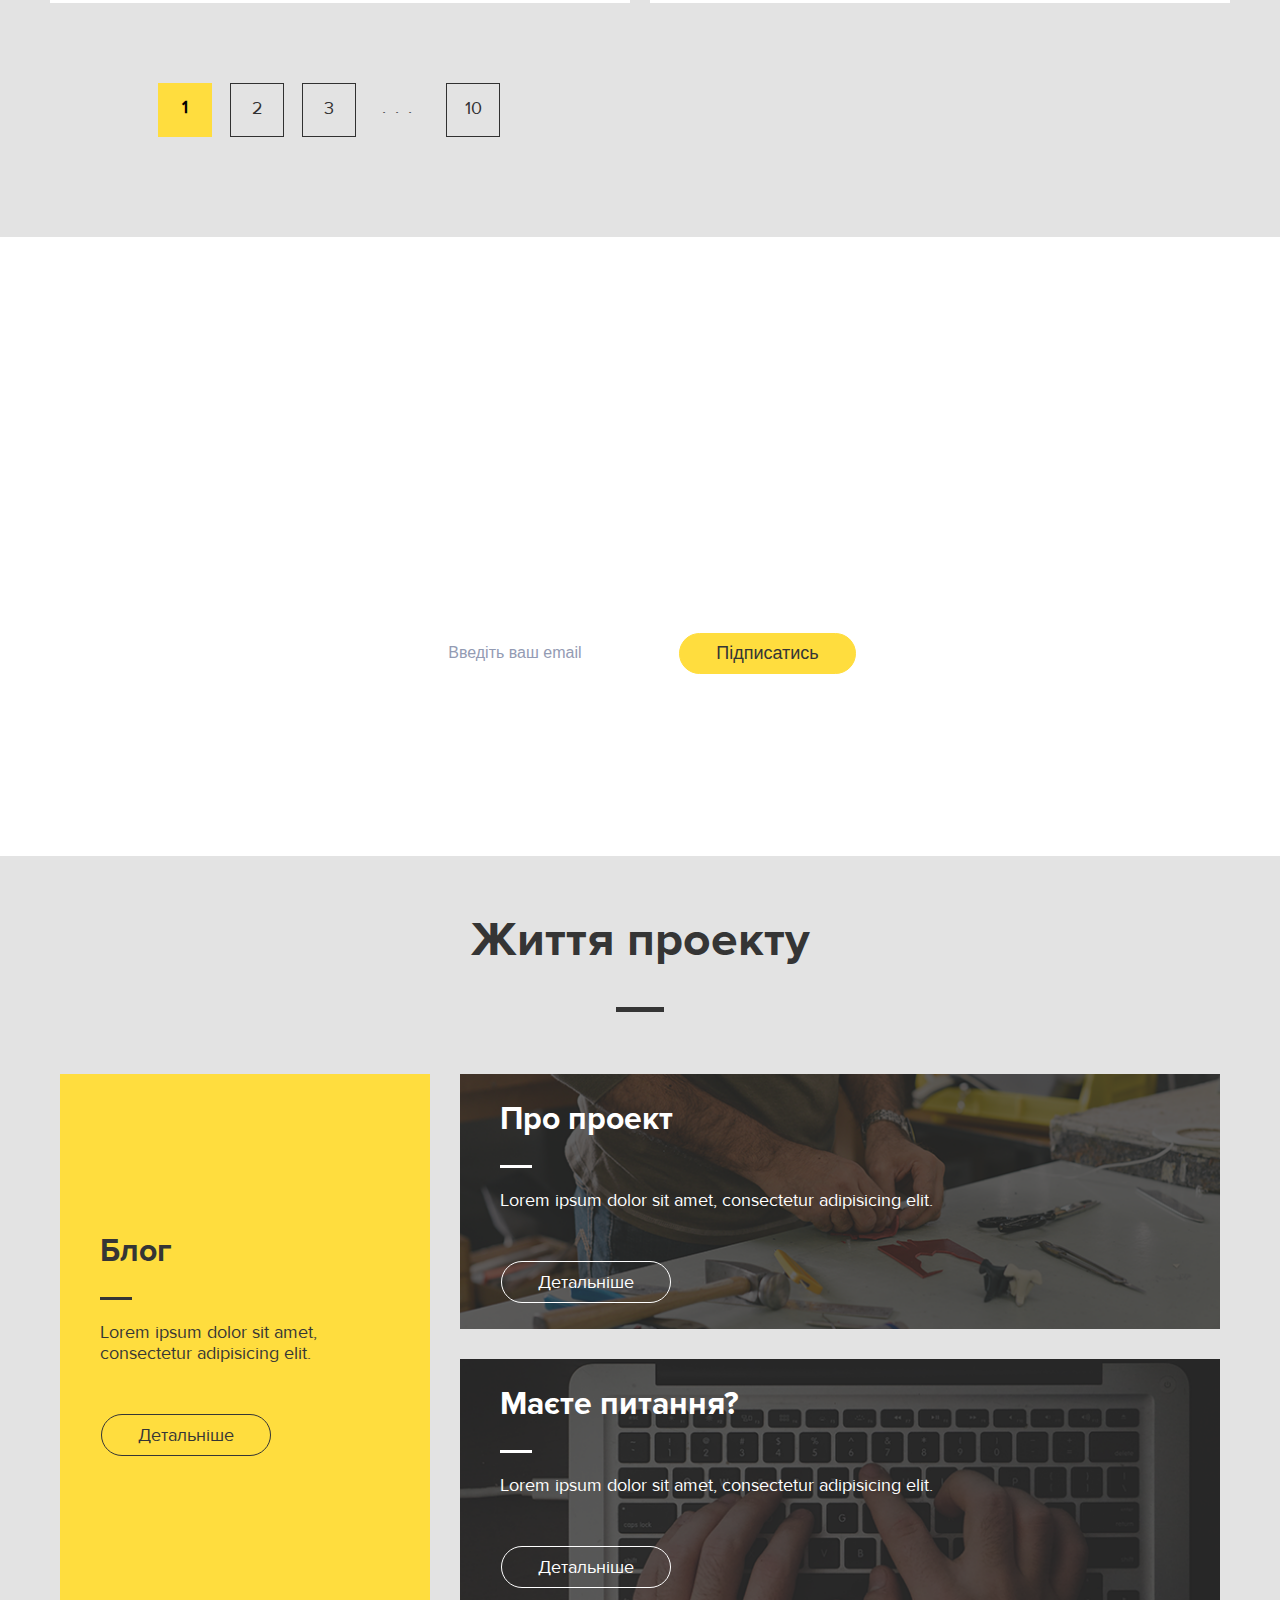
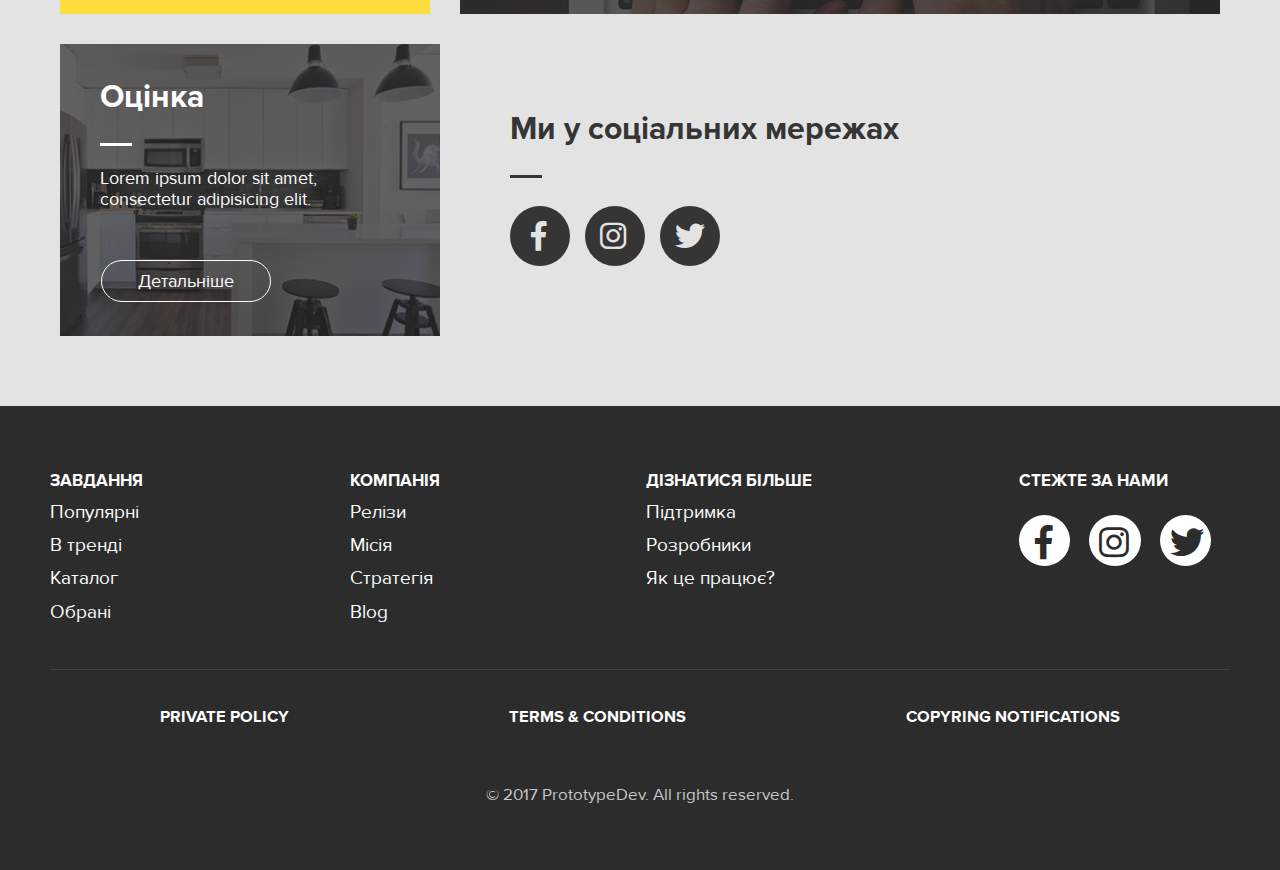
<file: blog_page.html>
<!DOCTYPE html>
<html lang="ru">

<head>

	<meta charset="utf-8">

	<title>FeRoom - Blog</title>
	<meta name="description" content="">

	<meta name="viewport" content="width=device-width, initial-scale=1, maximum-scale=1">
	<link rel="shortcut icon" href="img/favicon.ico" type="image/x-icon">
	<link rel="stylesheet" href="css/libs.min.css">
	<link rel="stylesheet" href="css/styles.min.css">


</head>

<body>
	<header class="main-header">
		<div class="menu_desktop">
			<nav class="header-content">
				<div class="logo">
					<a href="index.html"><img src="images/logo.png" alt=""></a>
				</div>
				<ul class="main-menu">
					<li><a href="#how_to_work">як це працює</a></li>
					<li><a href="#">про нас</a></li>
					<li><a href="#search">пошук</a></li>
					<li><a href="blog_page.html">блог</a></li>
					<li><a href="#sale_rent">нерухомість</a></li>
					<li><a href="#how_to_work">оцінка</a></li>
					<li><a href="#footer">контакти</a></li>
				</ul>
				<div class="user-room">
					<a href="#" class="room-link"><i class="fas fa-user"></i>Мій кабінет</a>
				</div>
				<div class="lang_location">
					<div class="lang">
						<select name="" id="" class="lang">
							<option value="ukr">Укр</option>
							<option value="eng">Eng</option>
							<option value="pol">Pol</option>
							<option value="deu">Deu</option>
						</select>
						<i class="fas fa-chevron-down"></i>
					</div>
					<div class="location">
						<i class="fas fa-map-marker-alt"></i>
						<i class="fas fa-chevron-down"></i>
						<div class="wrap_current_location">
							<i class="fas fa-map-marker-alt"></i>
							<span class="current_location">Івано-Франківська обл.</span>
							<span class="change_location">змінити</span>
						</div>

					</div>

					<!-- <select name="" id="" class="location">
						<option value="">Львів, Україна</option>
						<option value="">Івано-Франківськ, Україна</option>
					</select> -->
				</div>
			</nav>
		</div>
		<div class="menu_mobile">
			<div class="wrap_menu">
				<div class="logo">
					<img src="images/logo.png" alt="">
				</div>
				<div class="burg">
		            <a href="#">
		                <span class="bar top"></span>
		                <span class="bar middle"></span>
		                <span class="bar bottom"></span>
		            </a>
		        </div>
			</div>
			<nav class="header-content">
				<ul class="main-menu">
					<li><a href="#how_to_work">як це працює</a></li>
					<li><a href="#">про нас</a></li>
					<li><a href="#search">пошук</a></li>
					<li><a href="blog_page.html">блог</a></li>
					<li><a href="#sale_rent">нерухомість</a></li>
					<li><a href="#how_to_work">оцінка</a></li>
					<li><a href="#footer">контакти</a></li>
				</ul>
				<div class="user-room">
					<a href="#" class="room-link">Мій кабінет</a>
				</div>
				<div class="lang_location">
					<select name="" id="" class="lang">
						<option value="ukr">Укр</option>
						<option value="eng">Eng</option>
						<option value="pol">Pol</option>
						<option value="deu">Deu</option>
					</select>
					<select name="" id="" class="location">
						<option value="">Львів, Україна</option>
						<option value="">Івано-Франківськ, Україна</option>
					</select>
				</div>
			</nav>
		</div>
	</header>

	<section class="banner blog" id="search">
		<div class="container">
			<h2 class="block_title">Ціни на нерухомість впадуть на 30%</h2>
			<span>Lorem ipsum dolor sit amet, consectetur adipiscing elit.<br>
			Morbi eget purus iaculis, eleifend enim in, convallis urna.ог</span>
			<div class="buttons">
				<a class="read_more button">Детальніше</a>
			</div>
		</div>
	</section>

	<section class="articles_list">
		<div class="container">
			<div class="single_article">
				<div class="single_article_img"><img src="images/cars.png" alt=""></div>
				<div class="single_article_description">
					<h4 class="single_article_description_title">Ціни на нерухомість впадуть на 30%</h4>
					<span class="single_article_description_date">20.02.2018</span>
					<span class="single_article_description_short">Lorem ipsum dolor sit amet, consectetur adipiscing elit. Morbi eget purus iaculis, eleifend enim in, convallis urna.</span>
					<div class="buttons">
						<a href="single_article.html" class="button read_more">Детальніше</a>
					</div>
				</div>
			</div>
			<div class="single_article">
				<div class="single_article_img"><img src="images/buildings.png" alt=""></div>
				<div class="single_article_description">
					<h4 class="single_article_description_title">Ціни на нерухомість впадуть на 30%</h4>
					<span class="single_article_description_date">20.02.2018</span>
					<span class="single_article_description_short">Lorem ipsum dolor sit amet, consectetur adipiscing elit. Morbi eget purus iaculis, eleifend enim in, convallis urna.</span>
					<div class="buttons">
						<a href="single_article.html" class="button read_more">Детальніше</a>
					</div>
				</div>
			</div>
			<div class="single_article">
				<div class="single_article_img"><img src="images/cars.png" alt=""></div>
				<div class="single_article_description">
					<h4 class="single_article_description_title">Ціни на нерухомість впадуть на 30%</h4>
					<span class="single_article_description_date">20.02.2018</span>
					<span class="single_article_description_short">Lorem ipsum dolor sit amet, consectetur adipiscing elit. Morbi eget purus iaculis, eleifend enim in, convallis urna.</span>
					<div class="buttons">
						<a href="single_article.html" class="button read_more">Детальніше</a>
					</div>
				</div>
			</div>
			<div class="single_article">
				<div class="single_article_img"><img src="images/buildings.png" alt=""></div>
				<div class="single_article_description">
					<h4 class="single_article_description_title">Ціни на нерухомість впадуть на 30%</h4>
					<span class="single_article_description_date">20.02.2018</span>
					<span class="single_article_description_short">Lorem ipsum dolor sit amet, consectetur adipiscing elit. Morbi eget purus iaculis, eleifend enim in, convallis urna.</span>
					<div class="buttons">
						<a href="single_article.html" class="button read_more">Детальніше</a>
					</div>
				</div>
			</div>
			<div class="single_article">
				<div class="single_article_img"><img src="images/cars.png" alt=""></div>
				<div class="single_article_description">
					<h4 class="single_article_description_title">Ціни на нерухомість впадуть на 30%</h4>
					<span class="single_article_description_date">20.02.2018</span>
					<span class="single_article_description_short">Lorem ipsum dolor sit amet, consectetur adipiscing elit. Morbi eget purus iaculis, eleifend enim in, convallis urna.</span>
					<div class="buttons">
						<a href="single_article.html" class="button read_more">Детальніше</a>
					</div>
				</div>
			</div>
			<div class="single_article">
				<div class="single_article_img"><img src="images/buildings.png" alt=""></div>
				<div class="single_article_description">
					<h4 class="single_article_description_title">Ціни на нерухомість впадуть на 30%</h4>
					<span class="single_article_description_date">20.02.2018</span>
					<span class="single_article_description_short">Lorem ipsum dolor sit amet, consectetur adipiscing elit. Morbi eget purus iaculis, eleifend enim in, convallis urna.</span>
					<div class="buttons">
						<a href="single_article.html" class="button read_more">Детальніше</a>
					</div>
				</div>
			</div>
			<div class="single_article">
				<div class="single_article_img"><img src="images/cars.png" alt=""></div>
				<div class="single_article_description">
					<h4 class="single_article_description_title">Ціни на нерухомість впадуть на 30%</h4>
					<span class="single_article_description_date">20.02.2018</span>
					<span class="single_article_description_short">Lorem ipsum dolor sit amet, consectetur adipiscing elit. Morbi eget purus iaculis, eleifend enim in, convallis urna.</span>
					<div class="buttons">
						<a href="single_article.html" class="button read_more">Детальніше</a>
					</div>
				</div>
			</div>
			<div class="single_article">
				<div class="single_article_img"><img src="images/buildings.png" alt=""></div>
				<div class="single_article_description">
					<h4 class="single_article_description_title">Ціни на нерухомість впадуть на 30%</h4>
					<span class="single_article_description_date">20.02.2018</span>
					<span class="single_article_description_short">Lorem ipsum dolor sit amet, consectetur adipiscing elit. Morbi eget purus iaculis, eleifend enim in, convallis urna.</span>
					<div class="buttons">
						<a href="single_article.html" class="button read_more">Детальніше</a>
					</div>
				</div>
			</div>
			<div class="single_article">
				<div class="single_article_img"><img src="images/cars.png" alt=""></div>
				<div class="single_article_description">
					<h4 class="single_article_description_title">Ціни на нерухомість впадуть на 30%</h4>
					<span class="single_article_description_date">20.02.2018</span>
					<span class="single_article_description_short">Lorem ipsum dolor sit amet, consectetur adipiscing elit. Morbi eget purus iaculis, eleifend enim in, convallis urna.</span>
					<div class="buttons">
						<a href="single_article.html" class="button read_more">Детальніше</a>
					</div>
				</div>
			</div>
			<div class="single_article">
				<div class="single_article_img"><img src="images/buildings.png" alt=""></div>
				<div class="single_article_description">
					<h4 class="single_article_description_title">Ціни на нерухомість впадуть на 30%</h4>
					<span class="single_article_description_date">20.02.2018</span>
					<span class="single_article_description_short">Lorem ipsum dolor sit amet, consectetur adipiscing elit. Morbi eget purus iaculis, eleifend enim in, convallis urna.</span>
					<div class="buttons">
						<a href="single_article.html" class="button read_more">Детальніше</a>
					</div>
				</div>
			</div>
			<ul class="paginator">
				<li class="active"><a href="#">1</a></li>
				<li class=""><a href="#">2</a></li>
				<li class=""><a href="#">3</a></li>
				<li class="dots"><a href="#"><span>.</span><span>.</span><span>.</span></a></li>
				<li class=""><a href="#">10</a></li>
			</ul>
		</div>
	</section>

	<section class="subscription">
		<div class="container">
			<h2 class="block_title">Підпишіться, щоб стежити за оновленнями</h2>
			<span>Lorem ipsum dolor sit amet, consectetur adipisicing elit.</span>
			<form action="" class="subscribe">
				<input type="email" placeholder="Введіть ваш email">
				<button class="yellow_button button">Підписатись</button>
			</form>
		</div>
	</section>

	<section class="about_project" id="blog">
		<div class="container">
			<h2 class="block_title">Життя проекту</h2>
			<div class="wrap_history">
				<div class="history_item blog">
					<h3 class="block_title">Блог</h3>
					<span class="short_description">Lorem ipsum dolor sit amet, consectetur adipisicing elit.</span>
					<div class="buttons"><a class="read_more button">Детальніше</a></div>
				</div>
				<div class="history_item about">
					<h3 class="block_title">Про проект</h3>
					<span class="short_description">Lorem ipsum dolor sit amet, consectetur adipisicing elit.</span>
					<div class="buttons"><a class="read_more button">Детальніше</a></div>
				</div>
				<div class="history_item question">
					<h3 class="block_title">Маєте питання?</h3>
					<span class="short_description">Lorem ipsum dolor sit amet, consectetur adipisicing elit.</span>
					<div class="buttons"><a class="read_more button">Детальніше</a></div>
				</div>
				<div class="history_item rating">
					<h3 class="block_title">Оцінка</h3>
					<span class="short_description">Lorem ipsum dolor sit amet, consectetur adipisicing elit.</span>
					<div class="buttons"><a class="read_more button">Детальніше</a></div>
				</div>
				<div class="our_links">
					<h3 class="block_title">Ми у соціальних мережах</h3>
					<ul class="socials">
						<li><a href="#" class="fb"><i class="fab fa-facebook-f"></i></a></li>
						<li><a href="#" class="inst"><i class="fab fa-instagram"></i></a></li>
						<li><a href="#" class="tw"><i class="fab fa-twitter"></i></a></li>
					</ul>
				</div>
			</div>
		</div>
	</section>
	
	<footer class="main-footer" id="footer">
		<div class="container">
			<div class="main_footer">
				<div class="wrap_section">
					<div class="list_item">
						<h3>Завдання</h3>
						<ul>
							<li><a href="#">Популярні</a></li>
							<li><a href="#">В тренді</a></li>
							<li><a href="#">Каталог</a></li>
							<li><a href="#">Обрані</a></li>
						</ul>
					</div>
					<div class="list_item">
						<h3>Компанія</h3>
						<ul>
							<li><a href="#">Релізи</a></li>
							<li><a href="#">Місія</a></li>
							<li><a href="#">Стратегія</a></li>
							<li><a href="#">Blog</a></li>
						</ul>
					</div>
					<div class="list_item">
						<h3>Дізнатися більше</h3>
						<ul>
							<li><a href="#">Підтримка</a></li>
							<li><a href="#">Розробники</a></li>
							<li><a href="#">Як це працює?</a></li>
						</ul>
					</div>
					<div class="list_item">
						<h3>Стежте за нами</h3>
						<ul class="socials">
							<li><a href="#" class="fb"><i class="fab fa-facebook-f"></i></a></li>
							<li><a href="#" class="inst"><i class="fab fa-instagram"></i></a></li>
							<li><a href="#" class="tw"><i class="fab fa-twitter"></i></a></li>
						</ul>
					</div>
				</div>
			</div>
			<div class="policy">
				<ul>
					<li><a href="#">private policy</a></li>
					<li><a href="#">terms & conditions</a></li>
					<li><a href="#">copyring notifications</a></li>
				</ul>
				<span>&#169; 2017 PrototypeDev. All rights reserved.</span>
			</div>
		</div>
	</footer>
	<script src="js/vendors/jquery-1.12.2.min.js"></script>
	<script src="js/vendors/custom-select.min.js"></script>
	<!-- <script src="js/vendors/owl.carousel.min.js"></script> -->
	<script src="js/vendors/slick.min.js"></script>
	<script src="js/script00.js"></script>
	<script>
		if (typeof require !== 'undefined') {
        var customSelect = require("custom-select").default;
        console.log(123)
	    }
	    const mySelects = customSelect("select");
	    console.log(mySelects);
	</script>
</body>
</html>
</file>
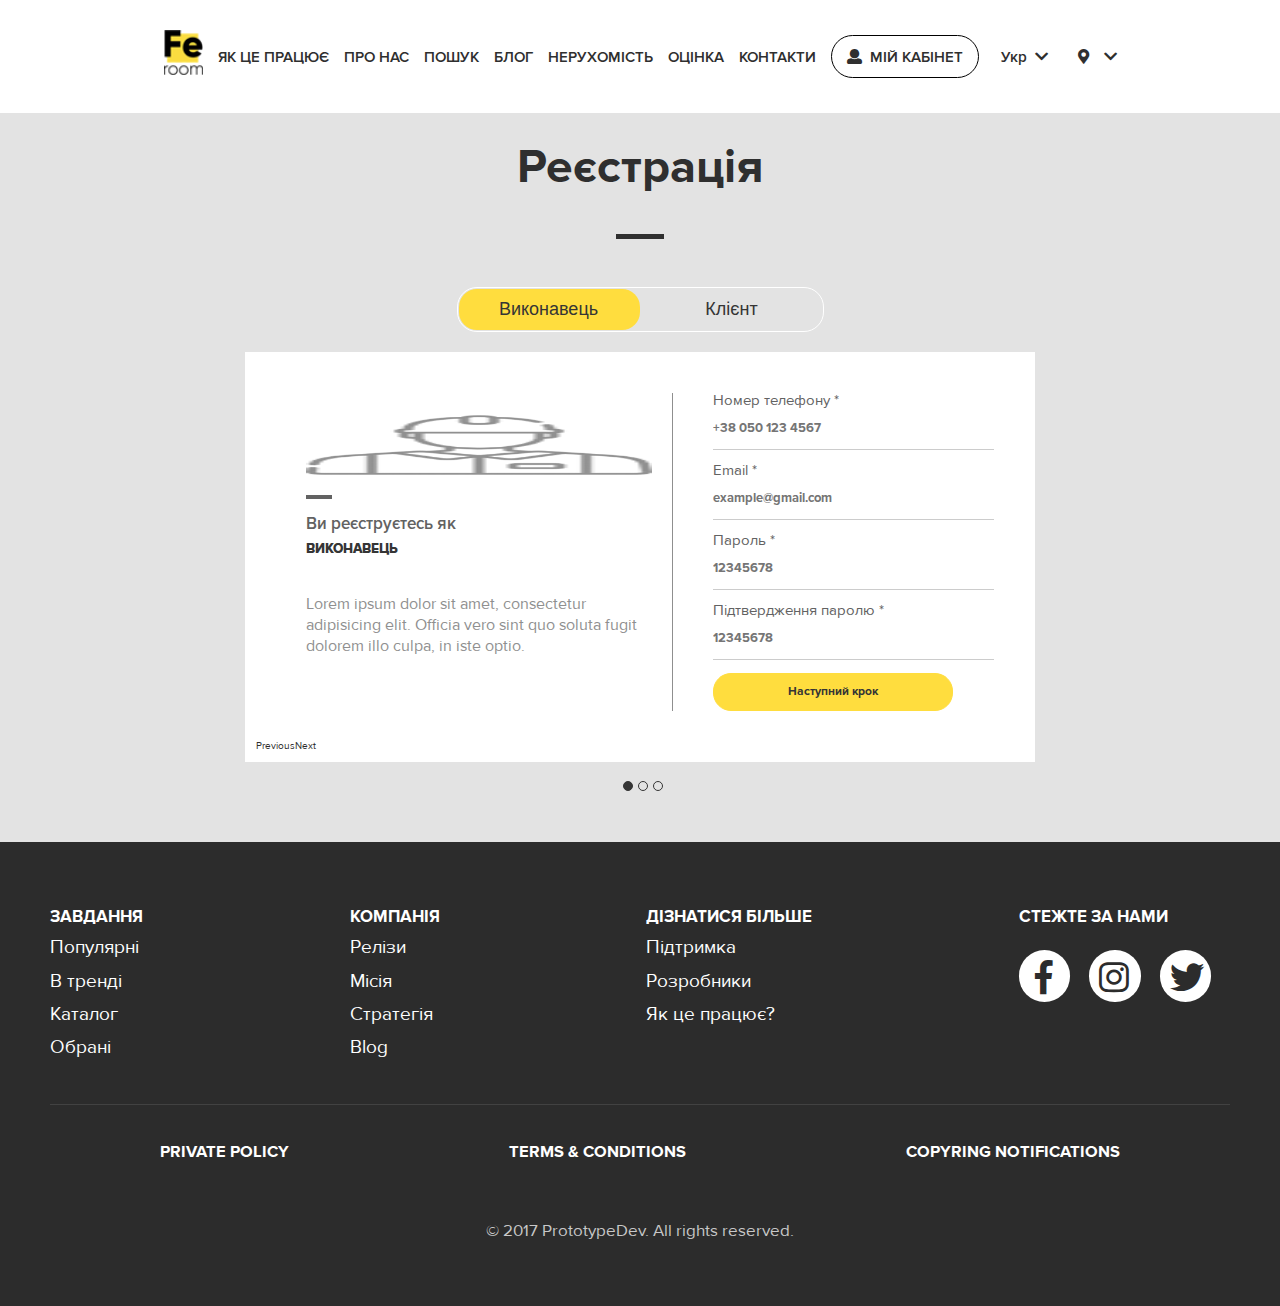
<file: registration_page.html>
<!DOCTYPE html>
<html lang="ru">

<head>

	<meta charset="utf-8">

	<title>FeRoom - Blog</title>
	<meta name="description" content="">

	<meta name="viewport" content="width=device-width, initial-scale=1, maximum-scale=1">
	<link rel="shortcut icon" href="img/favicon.ico" type="image/x-icon">
	<link rel="stylesheet" href="css/libs.min.css">
	<link rel="stylesheet" href="css/styles.min.css">


</head>

<body>
	<header class="main-header">
		<div class="menu_desktop">
			<nav class="header-content">
				<div class="logo">
					<a href="index.html"><img src="images/logo.png" alt=""></a>
				</div>
				<ul class="main-menu">
					<li><a href="#how_to_work">як це працює</a></li>
					<li><a href="#">про нас</a></li>
					<li><a href="#search">пошук</a></li>
					<li><a href="blog_page.html">блог</a></li>
					<li><a href="#sale_rent">нерухомість</a></li>
					<li><a href="#how_to_work">оцінка</a></li>
					<li><a href="#footer">контакти</a></li>
				</ul>
				<div class="user-room">
					<a href="#" class="room-link"><i class="fas fa-user"></i>Мій кабінет</a>
				</div>
				<div class="lang_location">
					<div class="lang">
						<select name="" id="" class="lang">
							<option value="ukr">Укр</option>
							<option value="eng">Eng</option>
							<option value="pol">Pol</option>
							<option value="deu">Deu</option>
						</select>
						<i class="fas fa-chevron-down"></i>
					</div>
					<div class="location"><i class="fas fa-map-marker-alt"></i><i class="fas fa-chevron-down"></i></div>
					<!-- <select name="" id="" class="location">
						<option value="">Львів, Україна</option>
						<option value="">Івано-Франківськ, Україна</option>
					</select> -->
				</div>
			</nav>
		</div>
		<div class="menu_mobile">
			<div class="wrap_menu">
				<div class="logo">
					<img src="images/logo.png" alt="">
				</div>
				<div class="burg">
		            <a href="#">
		                <span class="bar top"></span>
		                <span class="bar middle"></span>
		                <span class="bar bottom"></span>
		            </a>
		        </div>
			</div>
			<nav class="header-content">
				<ul class="main-menu">
					<li><a href="#how_to_work">як це працює</a></li>
					<li><a href="#">про нас</a></li>
					<li><a href="#search">пошук</a></li>
					<li><a href="blog_page.html">блог</a></li>
					<li><a href="#sale_rent">нерухомість</a></li>
					<li><a href="#how_to_work">оцінка</a></li>
					<li><a href="#footer">контакти</a></li>
				</ul>
				<div class="user-room">
					<a href="#" class="room-link">Мій кабінет</a>
				</div>
				<div class="lang_location">
					<select name="" id="" class="lang">
						<option value="ukr">Укр</option>
						<option value="eng">Eng</option>
						<option value="pol">Pol</option>
						<option value="deu">Deu</option>
					</select>
					<select name="" id="" class="location">
						<option value="">Львів, Україна</option>
						<option value="">Івано-Франківськ, Україна</option>
					</select>
				</div>
			</nav>
		</div>
	</header>

	<section class="user_registration">
		<div class="container">
			<h2 class="block_title">Реєстрація</h2>
			<div class="buttons choose_type">
				<input type="checkbox" class="registration">
				<div class="wrap_buttons">
					<button class="button">Виконавець</button>
					<button class="button">Клієнт</button>
				</div>

			</div>
			<div class="wrap_registration_form">
				<div class="registration_executant active">
					<form id="register_executant_form" action="#">
					    <div>
					        <h3></h3>
					        <section class="wrap_register_block">
					        	<div class="about_member">
						  			<img src="images/laborers.png" alt="">
						    		<span class="main_title">Ви реєструєтесь як <br><span class="bold">виконавець</span></span>
						    		<span class="subtitle">Lorem ipsum dolor sit amet, consectetur adipisicing elit. Officia vero sint quo soluta fugit dolorem illo culpa, in iste optio.</span>
						  		</div>
						  		<div class="form_body">
						            <label for="executantPhoneNumber">Номер телефону *</label>
						            <input id="executantPhoneNumber" name="userName" type="text" class="required" placeholder="+38 050 123 4567">
						            <label for="executantEmail">Email *</label>
						            <input id="executantEmail" name="email" type="text" class="email" class="required email" placeholder="example@gmail.com">
						            <label for="executantpassword">Пароль *</label>
						            <input id="executantPassword" name="password"  type="password" class="required" placeholder="12345678">
						            <label for="executantConfirm">Підтвердження паролю *</label>
						            <input id="executantConfirm" name="confirm"  type="password" class="required" placeholder="12345678">
									<a class="yellow_button button next_button">Наступний крок</a>
						        </div>
					        </section>
					        <h3></h3>
					        <section class="wrap_register_block">
					        	<div class="about_member">
						  			<img src="images/laborers.png" alt="">
						    		<span class="main_title">Ви реєструєтесь як <br><span class="bold">виконавець</span></span>
						    		<span class="subtitle">Lorem ipsum dolor sit amet, consectetur adipisicing elit. Officia vero sint quo soluta fugit dolorem illo culpa, in iste optio.</span>
						    		<label for="executantAcceptTerms"><input id="executantAcceptTerms" name="acceptTerms" type="checkbox" class="required"> Ознайомлений із <a href="#" class="terms_condition">правилами та умовами проекту</a></label>
						  		</div>
								<div class="form_body">
						            <label>Тип</label>
						            <select name="" class="worker_type">
										<option value="type">Виберіть тип</option>
										<option value="master">Майстер</option>
										<option value="master">Майстер</option>
										<option value="master">Майстер</option>
									</select>
						            <label>Основний вид діяльності</label>
						            <select name="" class="main_type_activity">
										<option value="">Електрика</option>
										<option value="">Електрика</option>
									</select>
						            <label for="contact_executant">Контактне лице</label>
						            <input id="contact_executant" type="text" class="contact_person" placeholder="Севрук Григорій Степанович">
						            <label for="executantAddress">Регіон</label>
						            <input id="executantAddress" name="address" type="text" placeholder="Львів, Львівська обл.">
						            <a class="yellow_button button done_button">Зареєструватись</a>
						        </div>
					        </section>
					        <h3></h3>
					        <section class="wrap_register_block">
					            <div class="about_member center">
						  			<img src="images/laborers.png" alt="">
						    		<span class="main_title">Вітаємо, Ви успішно зареєструвалися як <br><span class="bold">виконавець</span></span>
						    		<span class="subtitle">Ми надіслали Вам лист підтвердження за <br>адресою example@gmail.com</span>
						    		<a href="index.html">На головну</a>
						  		</div>
					        </section>
					    </div>
					</form>
				</div>
				<div class="registration_client">
					<form id="register_client_form" action="#">
						<div>
					        <h3></h3>
					        <section class="wrap_register_block">
					        	<div class="about_member">
						  			<img src="images/man.png" alt="">
						    		<span class="main_title">Ви реєструєтесь як <br><span class="bold">клієнт</span></span>
						    		<span class="subtitle">Lorem ipsum dolor sit amet, consectetur adipisicing elit. Officia vero sint quo soluta fugit dolorem illo culpa, in iste optio.</span>
						  		</div>
						  		<div class="form_body">
						            <label for="clientPhoneNumber">Номер телефону *</label>
						            <input id="clientPhoneNumber" name="userName" type="text" class="required" placeholder="+38 050 123 4567">
						            <label for="clientEmail">Email *</label>
						            <input id="clientEmail" name="email" type="text" class="email" class="required email" placeholder="example@gmail.com">
						            <label for="clientPassword">Пароль *</label>
						            <input id="clientPassword" name="password"  type="password" class="required" placeholder="12345678">
						            <label for="clientConfirm">Підтвердження паролю *</label>
						            <input id="clientConfirm" name="confirm"  type="password" class="required" placeholder="12345678">
						            <a class="yellow_button button next_button">Наступний крок</a>
						        </div>
					        </section>
					        <h3></h3>
					        <section class="wrap_register_block">
					        	<div class="about_member">
						  			<img src="images/man.png" alt="">
						    		<span class="main_title">Ви реєструєтесь як <br><span class="bold">клієнт</span></span>
						    		<span class="subtitle">Lorem ipsum dolor sit amet, consectetur adipisicing elit. Officia vero sint quo soluta fugit dolorem illo culpa, in iste optio.</span>
						    		<label for="clientAcceptTerms"><input id="clientAcceptTerms" name="acceptTerms" type="checkbox" > Ознайомлений із <a href="#" class="terms_condition">правилами та умовами проекту</a></label>
						  		</div>
								<div class="form_body">
						            <label for="contact_client">Контактне лице</label>
						            <input id="contact_client" type="text" class="contact_person" placeholder="Севрук Григорій Степанович">
						            <label for="clientAddress">Регіон</label>
						            <input id="clientAddress" name="address" type="text" class="required" placeholder="Львів, Львівська обл.">
						            <a class="yellow_button button done_button">Зареєструватись</a>
						        </div>
					        </section>
					        <h3></h3>
					        <section class="wrap_register_block">
					            <div class="about_member center">
						  			<img src="images/man.png" alt="">
						    		<span class="main_title">Вітаємо, Ви успішно зареєструвалися як <br><span class="bold">клієнт</span></span>
						    		<span class="subtitle">Ми надіслали Вам лист підтвердження за <br>адресою example@gmail.com</span>
						    		<a href="index.html">На головну</a>
						  		</div>
								
					        </section>
					    </div>
					</form>
				</div>
			</div>
		</div>
	</section>
	
	
	<footer class="main-footer" id="footer">
		<div class="container">
			<div class="main_footer">
				<div class="wrap_section">
					<div class="list_item">
						<h3>Завдання</h3>
						<ul>
							<li><a href="#">Популярні</a></li>
							<li><a href="#">В тренді</a></li>
							<li><a href="#">Каталог</a></li>
							<li><a href="#">Обрані</a></li>
						</ul>
					</div>
					<div class="list_item">
						<h3>Компанія</h3>
						<ul>
							<li><a href="#">Релізи</a></li>
							<li><a href="#">Місія</a></li>
							<li><a href="#">Стратегія</a></li>
							<li><a href="#">Blog</a></li>
						</ul>
					</div>
					<div class="list_item">
						<h3>Дізнатися більше</h3>
						<ul>
							<li><a href="#">Підтримка</a></li>
							<li><a href="#">Розробники</a></li>
							<li><a href="#">Як це працює?</a></li>
						</ul>
					</div>
					<div class="list_item">
						<h3>Стежте за нами</h3>
						<ul class="socials">
							<li><a href="#" class="fb"><i class="fab fa-facebook-f"></i></a></li>
							<li><a href="#" class="inst"><i class="fab fa-instagram"></i></a></li>
							<li><a href="#" class="tw"><i class="fab fa-twitter"></i></a></li>
						</ul>
					</div>
				</div>
			</div>
			<div class="policy">
				<ul>
					<li><a href="#">private policy</a></li>
					<li><a href="#">terms & conditions</a></li>
					<li><a href="#">copyring notifications</a></li>
				</ul>
				<span>&#169; 2017 PrototypeDev. All rights reserved.</span>
			</div>
		</div>
	</footer>
	<script src="js/vendors/jquery-1.12.2.min.js"></script>
	<script src="js/vendors/custom-select.min.js"></script>
	<script src="js/vendors/jquery.steps.min.js"></script>
	<script src="js/vendors/slick.min.js"></script>
	<script src="js/script00.js"></script>
	<script>
		var form = $("#register_executant_form, #register_client_form");
		// form.validate({
		//     errorPlacement: function errorPlacement(error, element) { element.before(error); },
		//     rules: {
		//         confirm: {
		//             equalTo: "#password"
		//         }
		//     }
		// });
		form.children("div").steps({
		    headerTag: "h3",
		    bodyTag: "section",
		    // transitionEffect: "slideLeft",
		    // onStepChanging: function (event, currentIndex, newIndex)
		    // {
		    //     form.validate().settings.ignore = ":disabled,:hidden";
		    //     return form.valid();
		    // },
		    // onFinishing: function (event, currentIndex)
		    // {
		    //     form.validate().settings.ignore = ":disabled";
		    //     return form.valid();
		    // },
		    onFinished: function (event, currentIndex)
		    {
		        alert("Submitted!");
		    }
		});
	</script>
	<script>
		if (typeof require !== 'undefined') {
        var customSelect = require("custom-select").default;
        console.log(123)
	    }
	    const mySelects = customSelect("select");
	    console.log(mySelects);
	</script>
</body>
</html>
</file>
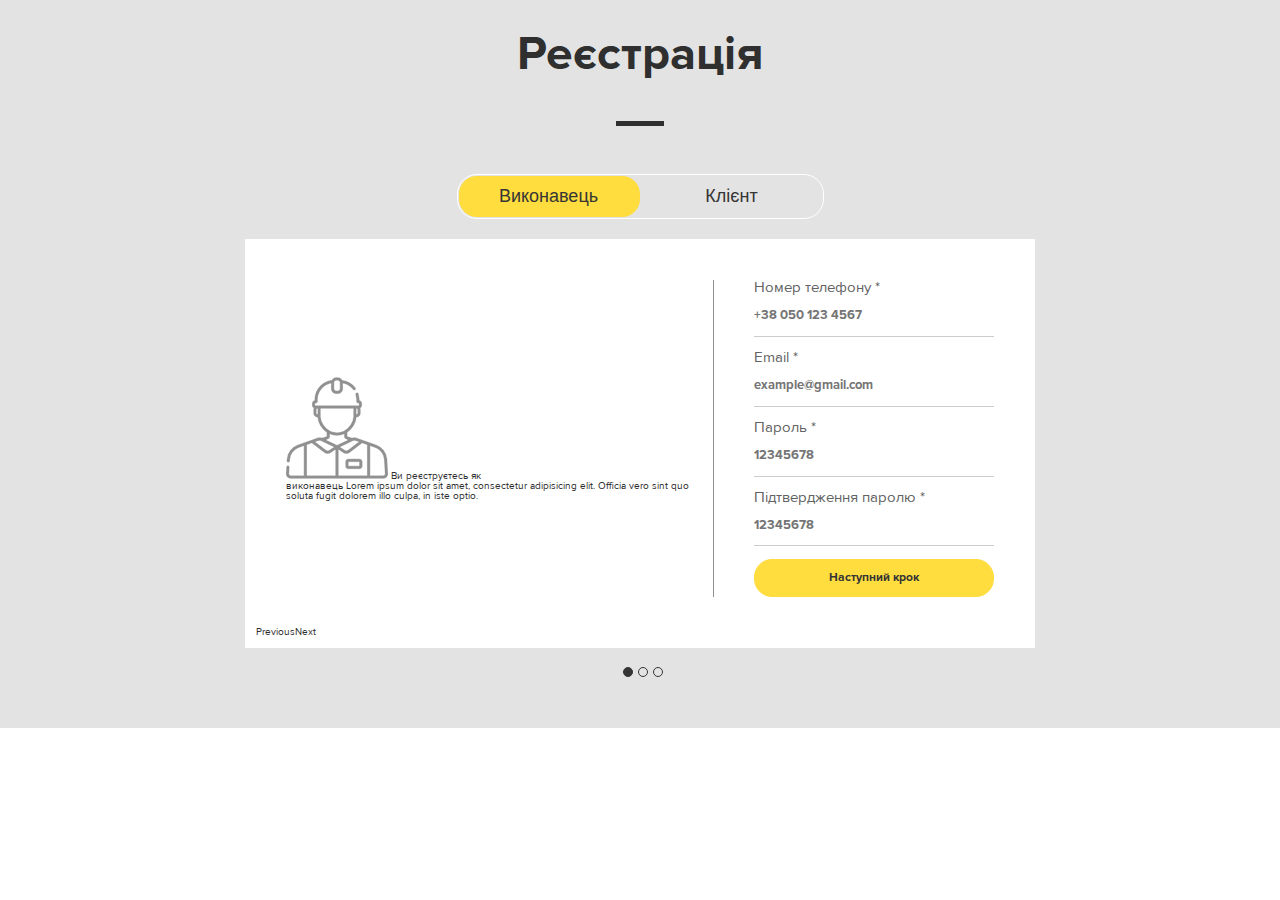
<file: registration_page_clone.html>
<!DOCTYPE html>
<html lang="ru">

<head>

	<meta charset="utf-8">

	<title>FeRoom - Blog</title>
	<meta name="description" content="">

	<meta name="viewport" content="width=device-width, initial-scale=1, maximum-scale=1">
	<link rel="shortcut icon" href="img/favicon.ico" type="image/x-icon">
	<link rel="stylesheet" href="css/libs.min.css">
	<link rel="stylesheet" href="css/styles.min.css">


</head>

<body>


	<section class="user_registration">
		<div class="container">
			<h2 class="block_title">Реєстрація</h2>
			<div class="buttons choose_type">
				<input type="checkbox" class="registration">
				<div class="wrap_buttons">
					<button class="button">Виконавець</button>
					<button class="button">Клієнт</button>
				</div>

			</div>
			<div class="wrap_registration_form">
				<div class="registration_executant active">
					<form id="register_executant_form" action="#">
					    <div>
					        <h3></h3>
					        <section class="wrap_register_block">
					        	<div class="about_executant">
						  			<img src="images/laborers.png" alt="">
						    		<span class="title">Ви реєструєтесь як <br><span class="bold">виконавець</span></span>
						    		<span class="subtitle">Lorem ipsum dolor sit amet, consectetur adipisicing elit. Officia vero sint quo soluta fugit dolorem illo culpa, in iste optio.</span>
						  		</div>
						  		<div class="form_body">
						            <label for="executantPhoneNumber">Номер телефону *</label>
						            <input id="executantPhoneNumber" name="userName" type="text" class="required" placeholder="+38 050 123 4567">
						            <label for="executantEmail">Email *</label>
						            <input id="executantEmail" name="email" type="text" class="email" class="required email" placeholder="example@gmail.com">
						            <label for="executantpassword">Пароль *</label>
						            <input id="executantPassword" name="password"  type="password" class="required" placeholder="12345678">
						            <label for="executantConfirm">Підтвердження паролю *</label>
						            <input id="executantConfirm" name="confirm"  type="password" class="required" placeholder="12345678">
									<a class="yellow_button button next_button">Наступний крок</a>
						        </div>
					        </section>
					        <h3></h3>
					        <section class="wrap_register_block">
					        	<div class="about_executant">
						  			<img src="images/laborers.png" alt="">
						    		<span class="title">Ви реєструєтесь як <br><span class="bold">виконавець</span></span>
						    		<span class="subtitle">Lorem ipsum dolor sit amet, consectetur adipisicing elit. Officia vero sint quo soluta fugit dolorem illo culpa, in iste optio.</span>
						    		<label for="executantAcceptTerms"><input id="executantAcceptTerms" name="acceptTerms" type="checkbox" class="required"> Ознайомлений із <a href="#" class="terms_condition">правилами та умовами проекту</a></label>
						  		</div>
								<div class="form_body">
						            <label>Тип</label>
						            <select name="" class="worker_type">
										<option value="type">Виберіть тип</option>
										<option value="master">Майстер</option>
										<option value="master">Майстер</option>
										<option value="master">Майстер</option>
									</select>
						            <label>Основний вид діяльності</label>
						            <select name="" class="main_type_activity">
										<option value="">Електрика</option>
										<option value="">Електрика</option>
									</select>
						            <label for="contact_executant">Контактне лице</label>
						            <input id="contact_executant" type="text" class="contact_person" placeholder="Севрук Григорій Степанович">
						            <label for="executantAddress">Регіон</label>
						            <input id="executantAddress" name="address" type="text" placeholder="Львів, Львівська обл.">
						            <a class="yellow_button button done_button">Зареєструватись</a>
						        </div>
					        </section>
					        <h3></h3>
					        <section class="wrap_register_block">
					            <div class="about_executant center">
						  			<img src="images/laborers.png" alt="">
						    		<span class="title">Вітаємо, Ви успішно зареєструвалися як <br><span class="bold">виконавець</span></span>
						    		<span class="subtitle">Ми надіслали Вам лист підтвердження за <br>адресою example@gmail.com</span>
						    		<a href="index.html">На головну</a>
						  		</div>
					        </section>
					    </div>
					</form>
				</div>
				<div class="registration_client">
					<form id="register_client_form" action="#">
						<div>
					        <h3></h3>
					        <section class="wrap_register_block">
					        	<div class="about_executant">
						  			<img src="images/man.png" alt="">
						    		<span class="title">Ви реєструєтесь як <br><span class="bold">клієнт</span></span>
						    		<span class="subtitle">Lorem ipsum dolor sit amet, consectetur adipisicing elit. Officia vero sint quo soluta fugit dolorem illo culpa, in iste optio.</span>
						  		</div>
						  		<div class="form_body">
						            <label for="clientPhoneNumber">Номер телефону *</label>
						            <input id="clientPhoneNumber" name="userName" type="text" class="required" placeholder="+38 050 123 4567">
						            <label for="clientEmail">Email *</label>
						            <input id="clientEmail" name="email" type="text" class="email" class="required email" placeholder="example@gmail.com">
						            <label for="clientPassword">Пароль *</label>
						            <input id="clientPassword" name="password"  type="password" class="required" placeholder="12345678">
						            <label for="clientConfirm">Підтвердження паролю *</label>
						            <input id="clientConfirm" name="confirm"  type="password" class="required" placeholder="12345678">
						            <a class="yellow_button button next_button">Наступний крок</a>
						        </div>
					        </section>
					        <h3></h3>
					        <section class="wrap_register_block">
					        	<div class="about_executant">
						  			<img src="images/man.png" alt="">
						    		<span class="title">Ви реєструєтесь як <br><span class="bold">клієнт</span></span>
						    		<span class="subtitle">Lorem ipsum dolor sit amet, consectetur adipisicing elit. Officia vero sint quo soluta fugit dolorem illo culpa, in iste optio.</span>
						    		<label for="clientAcceptTerms"><input id="clientAcceptTerms" name="acceptTerms" type="checkbox" > Ознайомлений із <a href="#" class="terms_condition">правилами та умовами проекту</a></label>
						  		</div>
								<div class="form_body">
						            <label for="contact_client">Контактне лице</label>
						            <input id="contact_client" type="text" class="contact_person" placeholder="Севрук Григорій Степанович">
						            <label for="clientAddress">Регіон</label>
						            <input id="clientAddress" name="address" type="text" class="required" placeholder="Львів, Львівська обл.">
						            <a class="yellow_button button done_button">Зареєструватись</a>
						        </div>
					        </section>
					        <h3></h3>
					        <section class="wrap_register_block">
					            <div class="about_executant center">
						  			<img src="images/man.png" alt="">
						    		<span class="title">Вітаємо, Ви успішно зареєструвалися як <br><span class="bold">клієнт</span></span>
						    		<span class="subtitle">Ми надіслали Вам лист підтвердження за <br>адресою example@gmail.com</span>
						    		<a href="index.html">На головну</a>
						  		</div>
								
					        </section>
					    </div>
					</form>
				</div>
			</div>
		</div>
	</section>
	

	<script src="js/vendors/jquery-1.12.2.min.js"></script>
	<script src="js/vendors/custom-select.min.js"></script>
	<script src="js/vendors/jquery.steps.min.js"></script>
	<script src="js/vendors/slick.min.js"></script>
	<script src="js/script00.js"></script>
	
	<script>
		var form = $("#register_executant_form, #register_client_form");
		// form.validate({
		//     errorPlacement: function errorPlacement(error, element) { element.before(error); },
		//     rules: {
		//         confirm: {
		//             equalTo: "#password"
		//         }
		//     }
		// });
		form.children("div").steps({
		    headerTag: "h3",
		    bodyTag: "section",
		    // transitionEffect: "slideLeft",
		    // onStepChanging: function (event, currentIndex, newIndex)
		    // {
		    //     form.validate().settings.ignore = ":disabled,:hidden";
		    //     return form.valid();
		    // },
		    // onFinishing: function (event, currentIndex)
		    // {
		    //     form.validate().settings.ignore = ":disabled";
		    //     return form.valid();
		    // },
		    onFinished: function (event, currentIndex)
		    {
		        alert("Submitted!");
		    }
		});
	</script>
	<script>
		if (typeof require !== 'undefined') {
        var customSelect = require("custom-select").default;
        console.log(123)
	    }
	    const mySelects = customSelect("select");
	    console.log(mySelects);
	</script>
</body>
</html>
</file>
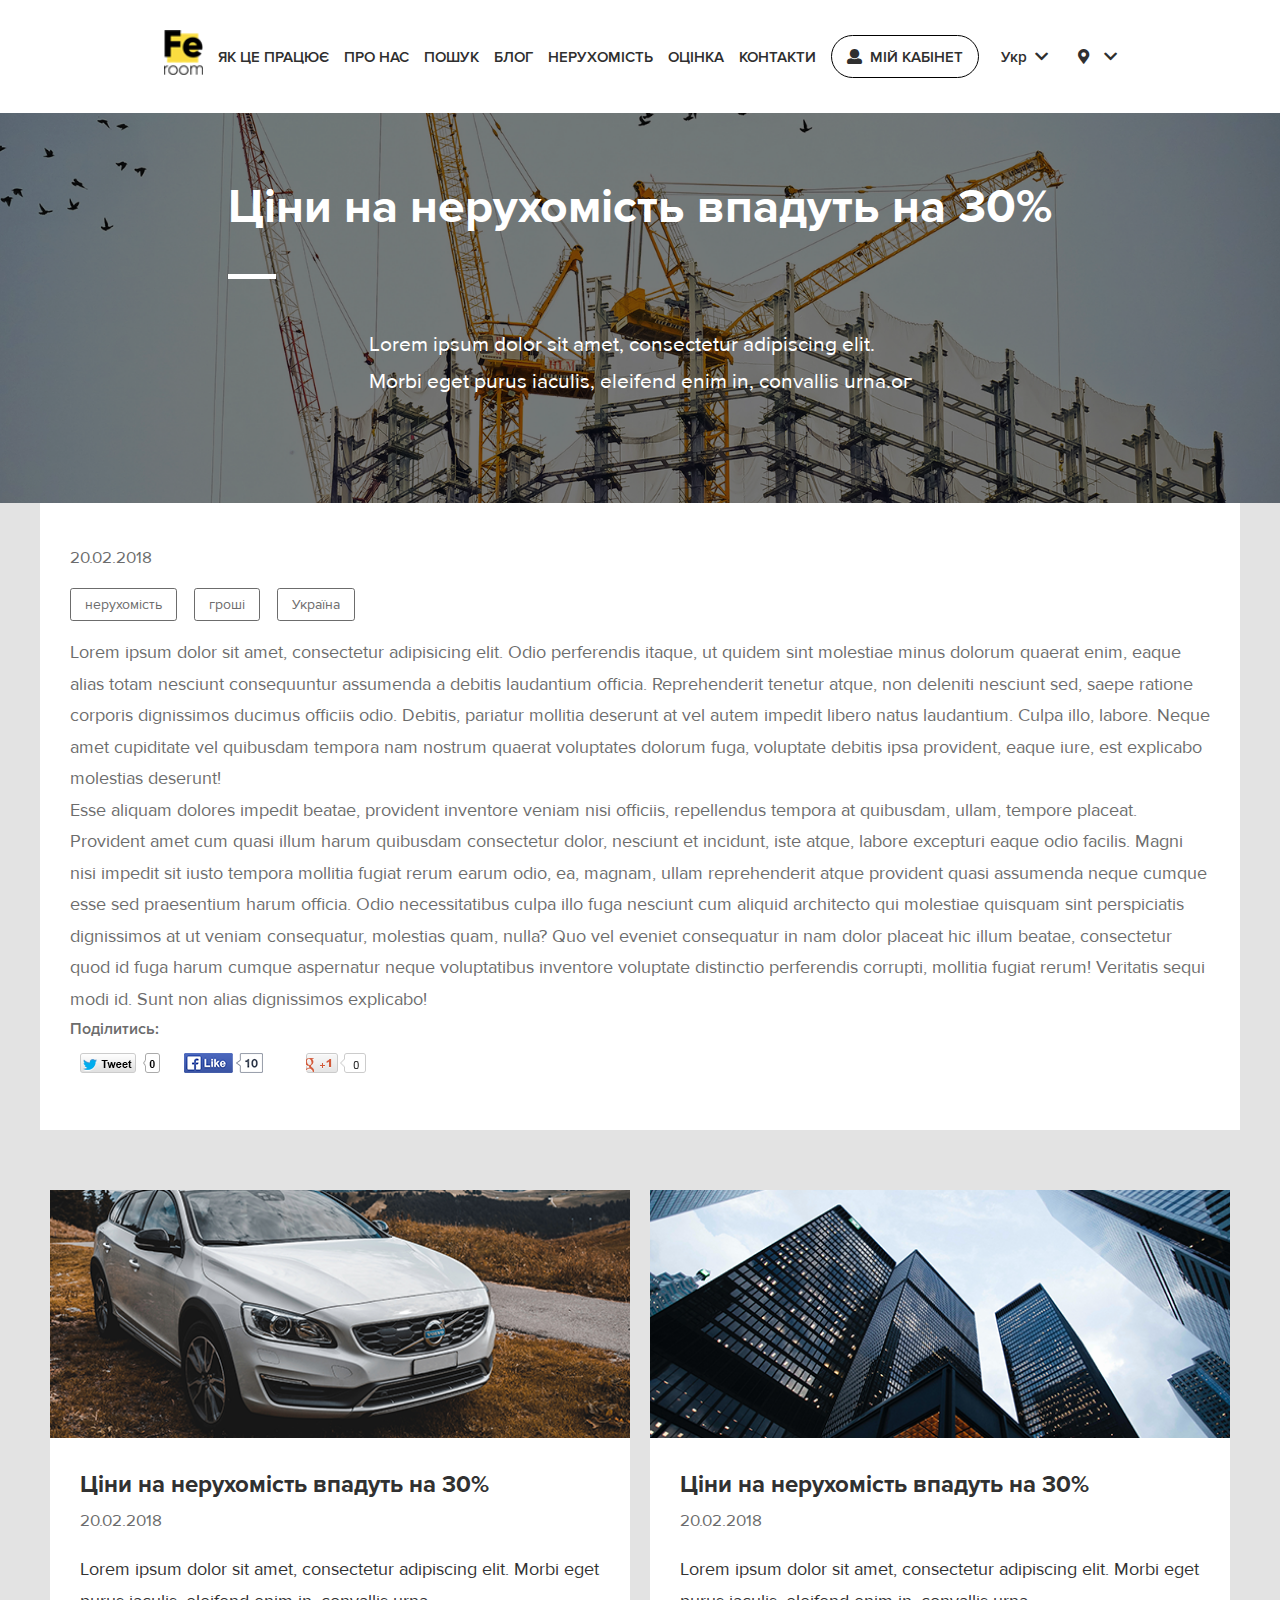
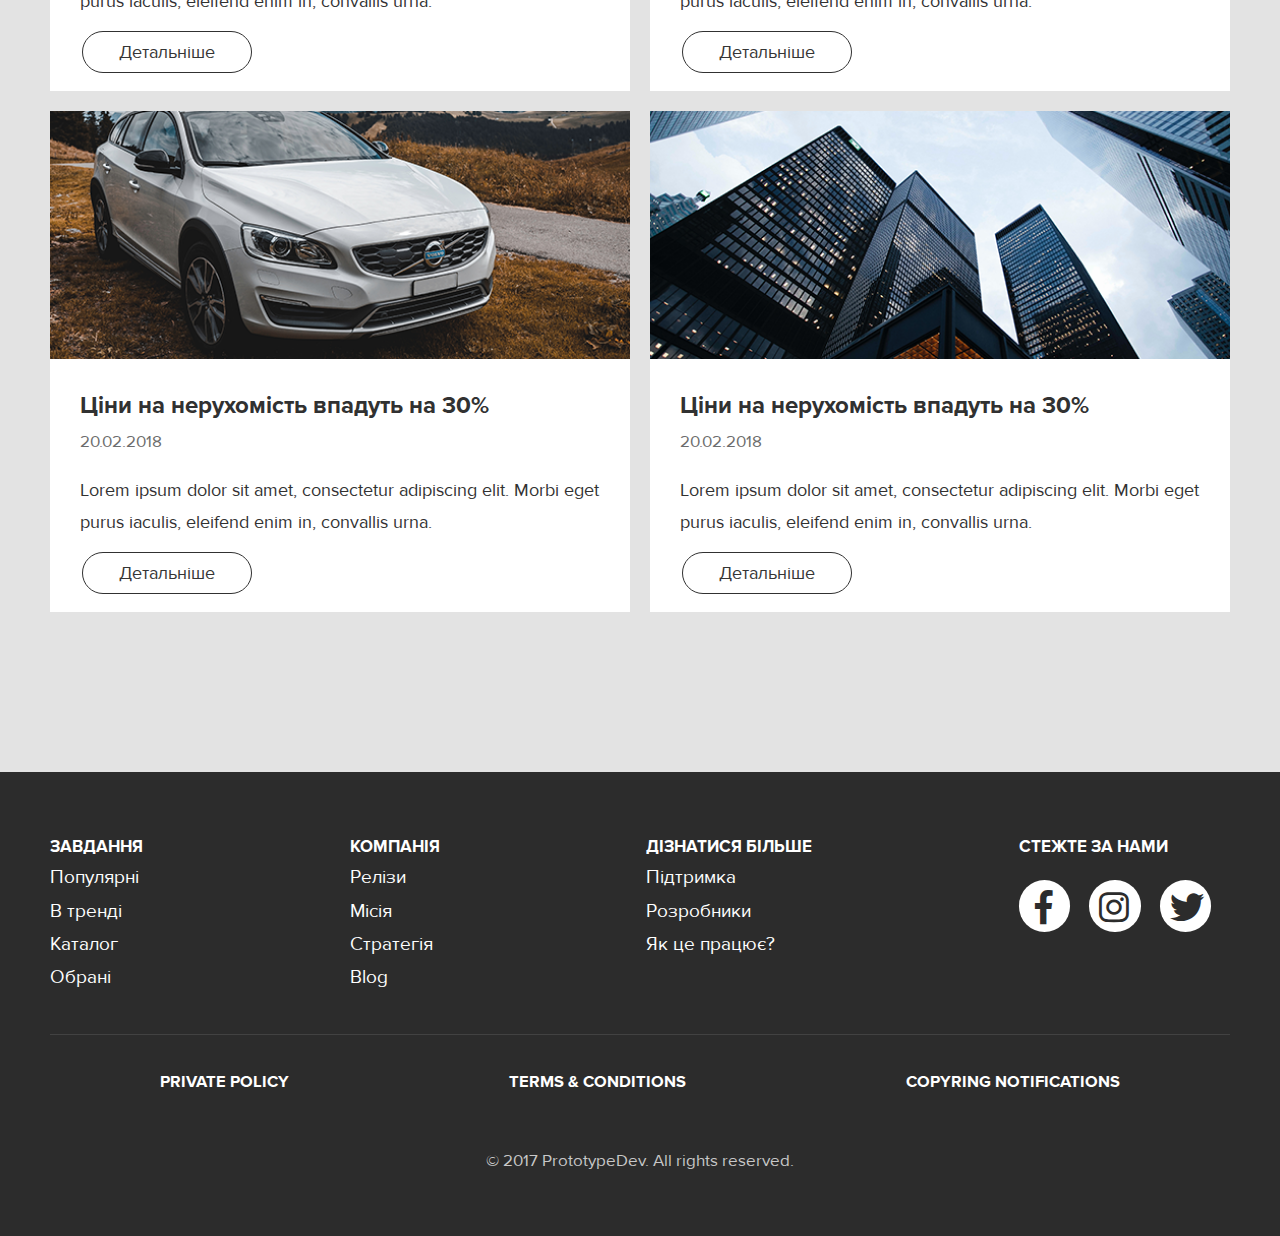
<file: single_article.html>
<!DOCTYPE html>
<html lang="ru">

<head>

	<meta charset="utf-8">

	<title>FeRoom - Blog</title>
	<meta name="description" content="">

	<meta name="viewport" content="width=device-width, initial-scale=1, maximum-scale=1">
	<link rel="shortcut icon" href="img/favicon.ico" type="image/x-icon">
	<link rel="stylesheet" href="css/libs.min.css">
	<link rel="stylesheet" href="css/styles.min.css">


</head>

<body>
	<header class="main-header">
		<div class="menu_desktop">
			<nav class="header-content">
				<div class="logo">
					<a href="index.html"><img src="images/logo.png" alt=""></a>
				</div>
				<ul class="main-menu">
					<li><a href="#how_to_work">як це працює</a></li>
					<li><a href="#">про нас</a></li>
					<li><a href="#search">пошук</a></li>
					<li><a href="blog_page.html">блог</a></li>
					<li><a href="#sale_rent">нерухомість</a></li>
					<li><a href="#how_to_work">оцінка</a></li>
					<li><a href="#footer">контакти</a></li>
				</ul>
				<div class="user-room">
					<a href="#" class="room-link"><i class="fas fa-user"></i>Мій кабінет</a>
				</div>
				<div class="lang_location">
					<div class="lang">
						<select name="" id="" class="lang">
							<option value="ukr">Укр</option>
							<option value="eng">Eng</option>
							<option value="pol">Pol</option>
							<option value="deu">Deu</option>
						</select>
						<i class="fas fa-chevron-down"></i>
					</div>
					<div class="location"><i class="fas fa-map-marker-alt"></i><i class="fas fa-chevron-down"></i></div>
					<!-- <select name="" id="" class="location">
						<option value="">Львів, Україна</option>
						<option value="">Івано-Франківськ, Україна</option>
					</select> -->
				</div>
			</nav>
		</div>
		<div class="menu_mobile">
			<div class="wrap_menu">
				<div class="logo">
					<img src="images/logo.png" alt="">
				</div>
				<div class="burg">
		            <a href="#">
		                <span class="bar top"></span>
		                <span class="bar middle"></span>
		                <span class="bar bottom"></span>
		            </a>
		        </div>
			</div>
			<nav class="header-content">
				<ul class="main-menu">
					<li><a href="#how_to_work">як це працює</a></li>
					<li><a href="#">про нас</a></li>
					<li><a href="#search">пошук</a></li>
					<li><a href="blog_page.html">блог</a></li>
					<li><a href="#sale_rent">нерухомість</a></li>
					<li><a href="#how_to_work">оцінка</a></li>
					<li><a href="#footer">контакти</a></li>
				</ul>
				<div class="user-room">
					<a href="#" class="room-link">Мій кабінет</a>
				</div>
				<div class="lang_location">
					<select name="" id="" class="lang">
						<option value="ukr">Укр</option>
						<option value="eng">Eng</option>
						<option value="pol">Pol</option>
						<option value="deu">Deu</option>
					</select>
					<select name="" id="" class="location">
						<option value="">Львів, Україна</option>
						<option value="">Івано-Франківськ, Україна</option>
					</select>
				</div>
			</nav>
		</div>
	</header>

	<section class="banner blog" id="search">
		<div class="container">
			<h2 class="block_title">Ціни на нерухомість впадуть на 30%</h2>
			<span>Lorem ipsum dolor sit amet, consectetur adipiscing elit.<br>
			Morbi eget purus iaculis, eleifend enim in, convallis urna.ог</span>
		</div>
	</section>
	<section class="article_body">
		<div class="container">
			<div class="wrap_article_body">
				<span class="single_article_description_date">20.02.2018</span>
				<div class="wrap_tags">
					<a href="#" class="single_tag">нерухомість</a>
					<a href="#" class="single_tag">гроші</a>
					<a href="#" class="single_tag">Україна</a>
				</div>
				<span class="single_article_description_long">Lorem ipsum dolor sit amet, consectetur adipisicing elit. Odio perferendis itaque, ut quidem sint molestiae minus dolorum quaerat enim, eaque alias totam nesciunt consequuntur assumenda a debitis laudantium officia. Reprehenderit tenetur atque, non deleniti nesciunt sed, saepe ratione corporis dignissimos ducimus officiis odio. Debitis, pariatur mollitia deserunt at vel autem impedit libero natus laudantium. Culpa illo, labore. Neque amet cupiditate vel quibusdam tempora nam nostrum quaerat voluptates dolorum fuga, voluptate debitis ipsa provident, eaque iure, est explicabo molestias deserunt! <br>
				Esse aliquam dolores impedit beatae, provident inventore veniam nisi officiis, repellendus tempora at quibusdam, ullam, tempore placeat. Provident amet cum quasi illum harum quibusdam consectetur dolor, nesciunt et incidunt, iste atque, labore excepturi eaque odio facilis. Magni nisi impedit sit iusto tempora mollitia fugiat rerum earum odio, ea, magnam, ullam reprehenderit atque provident quasi assumenda neque cumque esse sed praesentium harum officia. Odio necessitatibus culpa illo fuga nesciunt cum aliquid architecto qui molestiae quisquam sint perspiciatis dignissimos at ut veniam consequatur, molestias quam, nulla? Quo vel eveniet consequatur in nam dolor placeat hic illum beatae, consectetur quod id fuga harum cumque aspernatur neque voluptatibus inventore voluptate distinctio perferendis corrupti, mollitia fugiat rerum! Veritatis sequi modi id. Sunt non alias dignissimos explicabo!</span>
				<div class="block_share">
					<span class="text_share">Поділитись:</span>
					<div class="wrap_share">
						<a href="#" class="wrap_share_button tw"><img src="images/tw-like.png" alt=""></a>
						<a href="#" class="wrap_share_button fb"><img src="images/fb_like.png" alt=""></a>
						<a href="#" class="wrap_share_button gp"><img src="images/gp_like.png" alt=""></a>
					</div>
				</div>
			</div>
		</div>
	</section>
	<section class="articles_list">
		<div class="container">
			<div class="single_article">
				<div class="single_article_img"><img src="images/cars.png" alt=""></div>
				<div class="single_article_description">
					<h4 class="single_article_description_title">Ціни на нерухомість впадуть на 30%</h4>
					<span class="single_article_description_date">20.02.2018</span>
					<span class="single_article_description_short">Lorem ipsum dolor sit amet, consectetur adipiscing elit. Morbi eget purus iaculis, eleifend enim in, convallis urna.</span>
					<div class="buttons">
						<a class="read_more button">Детальніше</a>
					</div>
				</div>
			</div>
			<div class="single_article">
				<div class="single_article_img"><img src="images/buildings.png" alt=""></div>
				<div class="single_article_description">
					<h4 class="single_article_description_title">Ціни на нерухомість впадуть на 30%</h4>
					<span class="single_article_description_date">20.02.2018</span>
					<span class="single_article_description_short">Lorem ipsum dolor sit amet, consectetur adipiscing elit. Morbi eget purus iaculis, eleifend enim in, convallis urna.</span>
					<div class="buttons">
						<a class="read_more button">Детальніше</a>
					</div>
				</div>
			</div>
			<div class="single_article">
				<div class="single_article_img"><img src="images/cars.png" alt=""></div>
				<div class="single_article_description">
					<h4 class="single_article_description_title">Ціни на нерухомість впадуть на 30%</h4>
					<span class="single_article_description_date">20.02.2018</span>
					<span class="single_article_description_short">Lorem ipsum dolor sit amet, consectetur adipiscing elit. Morbi eget purus iaculis, eleifend enim in, convallis urna.</span>
					<div class="buttons">
						<a class="read_more button">Детальніше</a>
					</div>
				</div>
			</div>
			<div class="single_article">
				<div class="single_article_img"><img src="images/buildings.png" alt=""></div>
				<div class="single_article_description">
					<h4 class="single_article_description_title">Ціни на нерухомість впадуть на 30%</h4>
					<span class="single_article_description_date">20.02.2018</span>
					<span class="single_article_description_short">Lorem ipsum dolor sit amet, consectetur adipiscing elit. Morbi eget purus iaculis, eleifend enim in, convallis urna.</span>
					<div class="buttons">
						<a class="read_more button">Детальніше</a>
					</div>
				</div>
			</div>
		</div>
	</section>

	<footer class="main-footer" id="footer">
		<div class="container">
			<div class="main_footer">
				<div class="wrap_section">
					<div class="list_item">
						<h3>Завдання</h3>
						<ul>
							<li><a href="#">Популярні</a></li>
							<li><a href="#">В тренді</a></li>
							<li><a href="#">Каталог</a></li>
							<li><a href="#">Обрані</a></li>
						</ul>
					</div>
					<div class="list_item">
						<h3>Компанія</h3>
						<ul>
							<li><a href="#">Релізи</a></li>
							<li><a href="#">Місія</a></li>
							<li><a href="#">Стратегія</a></li>
							<li><a href="#">Blog</a></li>
						</ul>
					</div>
					<div class="list_item">
						<h3>Дізнатися більше</h3>
						<ul>
							<li><a href="#">Підтримка</a></li>
							<li><a href="#">Розробники</a></li>
							<li><a href="#">Як це працює?</a></li>
						</ul>
					</div>
					<div class="list_item">
						<h3>Стежте за нами</h3>
						<ul class="socials">
							<li><a href="#" class="fb"><i class="fab fa-facebook-f"></i></a></li>
							<li><a href="#" class="inst"><i class="fab fa-instagram"></i></a></li>
							<li><a href="#" class="tw"><i class="fab fa-twitter"></i></a></li>
						</ul>
					</div>
				</div>
			</div>
			<div class="policy">
				<ul>
					<li><a href="#">private policy</a></li>
					<li><a href="#">terms & conditions</a></li>
					<li><a href="#">copyring notifications</a></li>
				</ul>
				<span>&#169; 2017 PrototypeDev. All rights reserved.</span>
			</div>
		</div>
	</footer>
	<script src="js/vendors/jquery-1.12.2.min.js"></script>
	<script src="js/vendors/custom-select.min.js"></script>
	<!-- <script src="js/vendors/owl.carousel.min.js"></script> -->
	<script src="js/vendors/slick.min.js"></script>
	<script src="js/script00.js"></script>
	<script>
		if (typeof require !== 'undefined') {
        var customSelect = require("custom-select").default;
	    }
	    const mySelects = customSelect("select");
	</script>
</body>
</html>
</file>
<file: css/libs.min.css>
@charset "UTF-8";
/*! normalize.css v7.0.0 | MIT License | github.com/necolas/normalize.css */html{line-height:1.15;-ms-text-size-adjust:100%;-webkit-text-size-adjust:100%}body{margin:0}article,aside,footer,header,nav,section{display:block}h1{font-size:2em;margin:.67em 0}figcaption,figure,main{display:block}figure{margin:1em 40px}hr{box-sizing:content-box;height:0;overflow:visible}pre{font-family:monospace,monospace;font-size:1em}a{background-color:transparent;-webkit-text-decoration-skip:objects}abbr[title]{border-bottom:none;text-decoration:underline;-webkit-text-decoration:underline dotted;text-decoration:underline dotted}b,strong{font-weight:inherit;font-weight:bolder}code,kbd,samp{font-family:monospace,monospace;font-size:1em}dfn{font-style:italic}mark{background-color:#ff0;color:#000}small{font-size:80%}sub,sup{font-size:75%;line-height:0;position:relative;vertical-align:baseline}sub{bottom:-.25em}sup{top:-.5em}audio,video{display:inline-block}audio:not([controls]){display:none;height:0}img{border-style:none}svg:not(:root){overflow:hidden}button,input,optgroup,select,textarea{font-family:sans-serif;font-size:100%;line-height:1.15;margin:0}button,input{overflow:visible}button,select{text-transform:none}[type=reset],[type=submit],button,html [type=button]{-webkit-appearance:button}[type=button]::-moz-focus-inner,[type=reset]::-moz-focus-inner,[type=submit]::-moz-focus-inner,button::-moz-focus-inner{border-style:none;padding:0}[type=button]:-moz-focusring,[type=reset]:-moz-focusring,[type=submit]:-moz-focusring,button:-moz-focusring{outline:1px dotted ButtonText}fieldset{padding:.35em .75em .625em}legend{box-sizing:border-box;color:inherit;display:table;max-width:100%;padding:0;white-space:normal}progress{display:inline-block;vertical-align:baseline}textarea{overflow:auto}[type=checkbox],[type=radio]{box-sizing:border-box;padding:0}[type=number]::-webkit-inner-spin-button,[type=number]::-webkit-outer-spin-button{height:auto}[type=search]{-webkit-appearance:textfield;outline-offset:-2px}[type=search]::-webkit-search-cancel-button,[type=search]::-webkit-search-decoration{-webkit-appearance:none}::-webkit-file-upload-button{-webkit-appearance:button;font:inherit}details,menu{display:block}summary{display:list-item}canvas{display:inline-block}[hidden],template{display:none}.custom-select-container{position:relative;box-sizing:border-box}.custom-select-container *{box-sizing:border-box}.custom-select-container.is-disabled{opacity:.333}.custom-select-opener{background-color:#ccc;padding:.5em;display:block;cursor:pointer;width:100%}.custom-select-container select{visibility:hidden;position:absolute;top:0;left:0}.custom-select-panel{max-height:0;transition:max-height .5s ease-out,overflow-y .1s .5s;overflow:hidden;background-color:#e9e9e9;position:absolute;top:100%;z-index:1;width:100%}.custom-select-container.is-open .custom-select-panel{max-height:10.7em;overflow-y:auto}.custom-select-option{padding:.5em}.custom-select-option.has-focus{background-color:#add8e6}.custom-select-option.is-selected:before{content:"✔";padding-right:.5em}.custom-select-optgroup>.custom-select-option{padding-left:2em}.custom-select-optgroup:before{content:attr(data-label);display:block;padding:.5em;color:#888}
</file>
